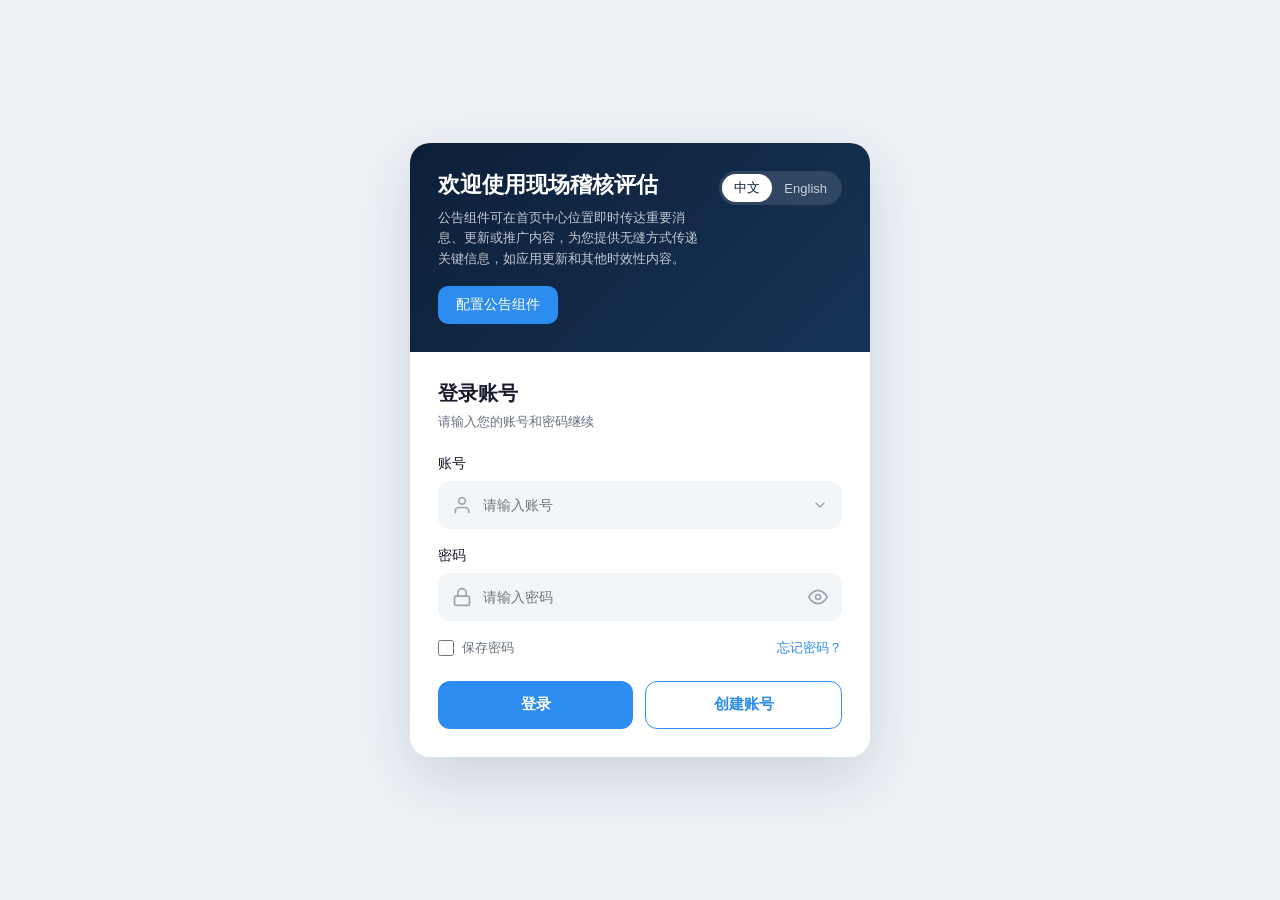
<file: index.html>
<!DOCTYPE html>
<html lang="zh">
  <head>
    <meta charset="UTF-8" />
    <meta name="viewport" content="width=device-width, initial-scale=1.0" />
    <title data-i18n="app_name">登录审计系统</title>
    <style>
:root {
  --bg: #eef2f7;
  --card-bg: #ffffff;
  --header-bg: #0d1f38;
  --header-bg-2: #163356;
  --accent: #2d8cf0;
  --accent-hover: #1a6fc4;
  --text-dark: #1a1a2e;
  --text-muted: #6b7280;
  --text-light: #9ca3af;
  --input-bg: #f3f6f9;
  --border: #e5e7eb;
  --danger: #ef4444;
  --radius: 20px;
}

* {
  box-sizing: border-box;
  margin: 0;
  padding: 0;
}

html,
body {
  height: 100%;
}

body {
  font-family: -apple-system, BlinkMacSystemFont, 'Segoe UI', 'PingFang SC',
    'Microsoft YaHei', Roboto, Helvetica, Arial, sans-serif;
  background: var(--bg);
  min-height: 100vh;
  display: flex;
  align-items: center;
  justify-content: center;
  padding: 20px;
  color: var(--text-dark);
}

.card {
  width: 100%;
  max-width: 460px;
  background: var(--card-bg);
  border-radius: var(--radius);
  box-shadow: 0 20px 60px rgba(13, 31, 56, 0.15);
  overflow: hidden;
}

.card.wide {
  max-width: 560px;
}

/* ---------- 头部 ---------- */
.card-header {
  background: linear-gradient(135deg, var(--header-bg) 0%, var(--header-bg-2) 100%);
  color: #fff;
  padding: 28px;
  position: relative;
}

.header-top {
  display: flex;
  justify-content: space-between;
  align-items: flex-start;
  gap: 16px;
}

.header-titles {
  flex: 1;
}

.header-titles h1 {
  font-size: 22px;
  font-weight: 600;
  line-height: 1.3;
}

.header-titles p {
  font-size: 13px;
  color: rgba(255, 255, 255, 0.75);
  margin-top: 8px;
  line-height: 1.6;
}

.header-actions {
  display: flex;
  align-items: center;
  gap: 10px;
  flex-shrink: 0;
}

.lang-switch {
  display: flex;
  background: rgba(255, 255, 255, 0.12);
  border-radius: 999px;
  padding: 3px;
}

.lang-opt {
  border: none;
  background: transparent;
  color: rgba(255, 255, 255, 0.75);
  padding: 5px 12px;
  border-radius: 999px;
  font-size: 13px;
  cursor: pointer;
  transition: 0.2s;
}

.lang-opt.active {
  background: #fff;
  color: var(--header-bg);
  font-weight: 500;
}

.back-btn {
  display: flex;
  align-items: center;
  gap: 4px;
  border: 1px solid rgba(255, 255, 255, 0.25);
  background: rgba(255, 255, 255, 0.08);
  color: #fff;
  padding: 6px 12px;
  border-radius: 999px;
  font-size: 13px;
  cursor: pointer;
  transition: 0.2s;
}

.back-btn:hover {
  background: rgba(255, 255, 255, 0.15);
}

.back-icon {
  width: 16px;
  height: 16px;
}

.header-btn {
  margin-top: 16px;
  border: none;
  background: var(--accent);
  color: #fff;
  padding: 10px 18px;
  border-radius: 10px;
  font-size: 14px;
  font-weight: 500;
  cursor: pointer;
  transition: 0.2s;
}

.header-btn:hover {
  background: var(--accent-hover);
}

/* ---------- 主体 ---------- */
.card-body {
  padding: 28px;
}

.body-title {
  font-size: 20px;
  font-weight: 600;
  color: var(--text-dark);
  margin-bottom: 6px;
}

.body-subtitle {
  font-size: 13px;
  color: var(--text-muted);
  margin-bottom: 24px;
}

.field {
  margin-bottom: 18px;
}

.field > label {
  display: block;
  font-size: 14px;
  font-weight: 500;
  color: var(--text-dark);
  margin-bottom: 8px;
}

.input-wrap {
  position: relative;
}

.input-icon,
.input-arrow,
.toggle-pwd {
  position: absolute;
  top: 50%;
  transform: translateY(-50%);
  color: var(--text-light);
}

.input-icon {
  left: 14px;
  width: 20px;
  height: 20px;
  pointer-events: none;
}

.input-arrow {
  right: 14px;
  width: 16px;
  height: 16px;
  pointer-events: auto;
  cursor: pointer;
}

.input-dropdown {
  position: absolute;
  top: 100%;
  left: 0;
  right: 0;
  background: #fff;
  border: 1px solid var(--border);
  border-radius: 0 0 12px 12px;
  box-shadow: 0 8px 24px rgba(0,0,0,0.12);
  list-style: none;
  margin: 4px 0 0;
  padding: 6px 0;
  z-index: 100;
  display: none;
  max-height: 160px;
  overflow-y: auto;
}
.input-dropdown.show { display: block; }
.input-dropdown li {
  padding: 10px 16px;
  cursor: pointer;
  font-size: 14px;
  color: var(--text);
  transition: background 0.15s;
}
.input-dropdown li:hover { background: var(--bg-light); }

.toggle-pwd {
  right: 14px;
  width: 20px;
  height: 20px;
  background: transparent;
  border: none;
  cursor: pointer;
  padding: 0;
  color: var(--text-light);
  display: flex;
  align-items: center;
  justify-content: center;
}

.toggle-icon {
  width: 20px;
  height: 20px;
}

input[type='text'],
input[type='email'],
input[type='password'],
select {
  width: 100%;
  height: 48px;
  background: var(--input-bg);
  border: 1px solid transparent;
  border-radius: 12px;
  padding: 0 14px 0 44px;
  font-size: 14px;
  color: var(--text-dark);
  outline: none;
  transition: 0.2s;
}

input:focus,
select:focus {
  border-color: var(--accent);
  background: #fff;
}

select {
  appearance: none;
  padding-right: 32px;
  background-image: url("data:image/svg+xml,%3Csvg xmlns='http://www.w3.org/2000/svg' width='16' height='16' viewBox='0 0 24 24' fill='none' stroke='%239ca3af' stroke-width='2' stroke-linecap='round' stroke-linejoin='round'%3E%3Cpolyline points='6 9 12 15 18 9'/%3E%3C/svg%3E");
  background-repeat: no-repeat;
  background-position: right 14px center;
}

.input-with-arrow {
  padding-right: 40px;
}

.input-with-toggle {
  padding-right: 44px;
}

.row-between {
  display: flex;
  justify-content: space-between;
  align-items: center;
  margin-bottom: 24px;
}

.checkbox {
  display: flex;
  align-items: center;
  gap: 8px;
  font-size: 13px;
  color: var(--text-muted);
  cursor: pointer;
}

.checkbox input {
  width: 16px;
  height: 16px;
  accent-color: var(--accent);
}

.link {
  font-size: 13px;
  color: var(--accent);
  text-decoration: none;
}

.link:hover {
  text-decoration: underline;
}

.btn-row {
  display: flex;
  gap: 12px;
}

.btn {
  flex: 1;
  height: 48px;
  border: none;
  border-radius: 12px;
  font-size: 15px;
  font-weight: 600;
  cursor: pointer;
  transition: 0.2s;
  display: flex;
  align-items: center;
  justify-content: center;
}

.btn-primary {
  background: var(--accent);
  color: #fff;
}

.btn-primary:hover {
  background: var(--accent-hover);
}

.btn-ghost {
  background: #fff;
  color: var(--accent);
  border: 1px solid var(--accent);
}

.btn-ghost:hover {
  background: rgba(45, 140, 240, 0.06);
}

.btn-large {
  height: 56px;
  font-size: 16px;
}

.btn-icon {
  width: 18px;
  height: 18px;
  margin-right: 6px;
}

.field-error {
  color: var(--danger);
  font-size: 12px;
  margin-top: 6px;
  display: none;
}

.field-error.show {
  display: block;
}

.footer-hint {
  text-align: center;
  font-size: 12px;
  color: var(--text-muted);
  margin-top: 20px;
  line-height: 1.5;
}

/* ---------- 搜索页 ---------- */
.section-title {
  font-size: 16px;
  font-weight: 600;
  margin-bottom: 12px;
}

.search-row {
  display: flex;
  gap: 10px;
  align-items: center;
  margin-bottom: 8px;
}

.type-select {
  width: 150px;
  flex-shrink: 0;
  padding-left: 14px;
}

.search-input-wrap {
  flex: 1;
  position: relative;
}

.search-input {
  width: 100%;
  padding-left: 40px;
}

.search-circle {
  width: 52px;
  height: 52px;
  border-radius: 50%;
  border: none;
  background: linear-gradient(135deg, var(--accent), #5cadff);
  color: #fff;
  cursor: pointer;
  display: flex;
  align-items: center;
  justify-content: center;
  box-shadow: 0 8px 20px rgba(45, 140, 240, 0.35);
  transition: 0.2s;
  flex-shrink: 0;
}

.search-circle:hover {
  transform: scale(1.05);
}

.search-circle svg {
  width: 22px;
  height: 22px;
}

.hint {
  font-size: 12px;
  color: var(--text-muted);
  margin-bottom: 24px;
  line-height: 1.5;
}

.create-section {
  margin-top: 8px;
}

/* ---------- 响应式 ---------- */
@media (max-width: 480px) {
  .card {
    max-width: 100%;
  }
  .card-header {
    padding: 22px 20px;
  }
  .card-body {
    padding: 22px 20px;
  }
  .header-titles h1 {
    font-size: 18px;
  }
  .header-actions {
    gap: 8px;
  }
  .lang-opt {
    padding: 5px 10px;
    font-size: 12px;
  }
  .back-btn {
    padding: 5px 10px;
    font-size: 12px;
  }
  .search-row {
    flex-wrap: wrap;
  }
  .type-select {
    width: 100%;
  }
}

</style>
  </head>
  <body>
    <div class="card">
      <div class="card-header">
        <div class="header-top">
          <div class="header-titles">
            <h1 data-i18n="login_header_title">欢迎使用现场稽核评估</h1>
            <p data-i18n="login_header_subtitle">公告组件可在首页中心位置即时传达重要消息...</p>
          </div>
          <div class="header-actions">
            <div class="lang-switch" id="langSwitch">
              <button class="lang-opt" data-lang="zh" data-i18n="lang_zh">中文</button>
              <button class="lang-opt" data-lang="en" data-i18n="lang_en">English</button>
            </div>
          </div>
        </div>
        <button class="header-btn" id="headerAction" data-i18n="login_header_action">
          配置公告组件
        </button>
      </div>

      <div class="card-body">
        <div class="body-title" data-i18n="body_login_title">登录账号</div>
        <div class="body-subtitle" data-i18n="body_login_subtitle">
          请输入您的账号和密码继续
        </div>

        <div class="field">
          <label data-i18n="account">账号</label>
          <div class="input-wrap">
            <svg class="input-icon" viewBox="0 0 24 24" fill="none" stroke="currentColor" stroke-width="2" stroke-linecap="round" stroke-linejoin="round">
              <path d="M20 21v-2a4 4 0 0 0-4-4H8a4 4 0 0 0-4 4v2" />
              <circle cx="12" cy="7" r="4" />
            </svg>
            <input id="account" class="input-with-arrow" type="text" data-i18n-ph="account_ph" autocomplete="username" />
            <svg class="input-arrow" id="accountArrow" viewBox="0 0 24 24" fill="none" stroke="currentColor" stroke-width="2" stroke-linecap="round" stroke-linejoin="round">
              <polyline points="6 9 12 15 18 9" />
            </svg>
            <ul id="accountHistory" class="input-dropdown"></ul>
          </div>
        </div>

        <div class="field">
          <label data-i18n="password">密码</label>
          <div class="input-wrap">
            <svg class="input-icon" viewBox="0 0 24 24" fill="none" stroke="currentColor" stroke-width="2" stroke-linecap="round" stroke-linejoin="round">
              <rect x="3" y="11" width="18" height="11" rx="2" ry="2" />
              <path d="M7 11V7a5 5 0 0 1 10 0v4" />
            </svg>
            <input id="password" class="input-with-toggle" type="password" data-i18n-ph="password_ph" autocomplete="current-password" />
            <button id="togglePwd" class="toggle-pwd" type="button" data-i18n-title="show_pwd" title="显示密码">
              <svg class="toggle-icon" viewBox="0 0 24 24" fill="none" stroke="currentColor" stroke-width="2" stroke-linecap="round" stroke-linejoin="round">
                <path d="M1 12s4-8 11-8 11 8 11 8-4 8-11 8-11-8-11-8z" />
                <circle cx="12" cy="12" r="3" />
              </svg>
            </button>
          </div>
        </div>

        <div class="row-between">
          <label class="checkbox">
            <input id="savePassword" type="checkbox" />
            <span data-i18n="save_password">保存密码</span>
          </label>
          <a href="#" class="link" id="forgotPwd" data-i18n="forgot_password">忘记密码？</a>
        </div>

        <div class="btn-row">
          <button id="loginBtn" class="btn btn-primary" data-i18n="login_btn">登录</button>
          <button id="createAccountBtn" class="btn btn-ghost" data-i18n="create_account_btn">创建账号</button>
        </div>
      </div>
    </div>

    <script>
/* public/js/i18n.js —— 全站共享国际化与工具 */
const I18N = {
  zh: {
    app_name: '登录审计系统',

    // 登录页头部
    login_header_title: '欢迎使用现场稽核评估',
    login_header_subtitle:
      '公告组件可在首页中心位置即时传达重要消息、更新或推广内容，为您提供无缝方式传递关键信息，如应用更新和其他时效性内容。',
    login_header_action: '配置公告组件',

    // 登录页主体
    body_login_title: '登录账号',
    body_login_subtitle: '请输入您的账号和密码继续',
    account: '账号',
    password: '密码',
    account_ph: '请输入账号',
    password_ph: '请输入密码',
    show_pwd: '显示密码',
    hide_pwd: '隐藏密码',
    account_history: '账号历史',
    history_empty: '暂无历史',
    save_password: '保存密码',
    forgot_password: '忘记密码？',
    login_btn: '登录',
    create_account_btn: '创建账号',
    back: '返回',
    cancel: '取消',

    // 搜索页
    search_header_title: '工作台',
    search_header_subtitle: '欢迎回来，{account} · 开始你的搜索与创建',
    search_title: '搜索',
    type_label: '选择类型',
    type_supplier: '供应商名称',
    type_bp: '业务伙伴 BP code',
    type_audit: '稽核表单编号 Audit form No.',
    ph_search: '输入关键词搜索',
    search_btn_title: '搜索',
    create_title: '创建',
    create_btn: '创建',
    search_hint: '输入过的名称会以历史下拉形式保存，点击即可复用',
    create_hint: '点击下方按钮直接创建新条目',

    // 创建页
    create_header_title: '创建',
    create_header_subtitle: '填写以下信息以新建条目',
    f_supplier: '供应商名称',
    f_bp: '业务伙伴',
    f_contact_name: '联系人姓名',
    f_contact_email: '联系人邮箱',
    f_commodity: '商品类型',
    f_audit: '稽核表单编号',
    ph_supplier: '如：上海精密制造有限公司',
    ph_bp: '如：BP-100245',
    ph_contact_name: '如：张伟',
    ph_contact_email: '如：contact@example.com',
    ph_commodity: '如：电子元器件',
    ph_audit: '如：AF-2026-0001',
    submit_btn: '创建',
    empty_history: '暂无历史记录',

    // 注册页
    register_header_title: '创建账号',
    register_header_subtitle: '填写以下信息注册新账号',
    body_register_title: '注册新账号',
    body_register_subtitle: '账号信息将保存在本设备',
    reg_title: '创建账号',
    reg_account: '账号',
    reg_email: '邮箱',
    reg_password: '密码',
    reg_confirm: '确认密码',
    reg_submit: '注册',
    reg_account_ph: '请输入账号（至少 3 个字符）',
    reg_email_ph: '请输入邮箱',
    reg_password_ph: '请输入密码（至少 6 位）',
    reg_confirm_ph: '请再次输入密码',
    footer_demo_hint: '演示站点：账号与密码仅保存在本地浏览器，不会上传服务器。',

    // 错误提示
    err_account_required: '账号不能为空',
    err_account_len: '账号至少 3 个字符',
    err_account_charset: '账号只能包含字母、数字、_ @ .',
    err_account_taken: '该账号已被注册',
    err_email: '邮箱格式不正确',
    err_password_len: '密码至少 6 位',
    err_password_match: '两次输入的密码不一致',

    // Toast
    toast_register_success: '注册成功！请登录',
    toast_login_account_required: '请输入账号',
    toast_login_password_required: '请输入密码',
    toast_login_wrong_password: '密码错误',
    toast_register_return: '已为你回填注册账号',
    toast_saved: '已保存',
    toast_search_demo: '搜索功能演示',

    lang_zh: '中文',
    lang_en: 'English',
  },
  en: {
    app_name: 'Login Audit System',

    login_header_title: 'Welcome to On-site Audit Evaluation',
    login_header_subtitle:
      'The announcement component can instantly deliver important messages, updates, or promotions from the center of the homepage.',
    login_header_action: 'Configure Announcements',

    body_login_title: 'Sign In to Your Account',
    body_login_subtitle: 'Enter your account and password to continue',
    account: 'Account',
    password: 'Password',
    account_ph: 'Enter your account',
    password_ph: 'Enter your password',
    show_pwd: 'Show password',
    hide_pwd: 'Hide password',
    account_history: 'Account history',
    history_empty: 'No history',
    save_password: 'Remember password',
    forgot_password: 'Forgot password?',
    login_btn: 'Sign In',
    create_account_btn: 'Create Account',
    back: 'Back',
    cancel: 'Cancel',

    search_header_title: 'Workbench',
    search_header_subtitle: 'Welcome back, {account} · start your search and create',
    search_title: 'Search',
    type_label: 'Select type',
    type_supplier: 'Supplier Name',
    type_bp: 'Business Partner BP code',
    type_audit: 'Audit Form No.',
    ph_search: 'Enter keywords to search',
    search_btn_title: 'Search',
    create_title: 'Create',
    create_btn: 'Create',
    search_hint: 'Entered names are saved as history dropdowns, click to reuse',
    create_hint: 'Click the button below to directly create a new entry',

    create_header_title: 'Create',
    create_header_subtitle: 'Fill in the information to create a new entry',
    f_supplier: 'Supplier Name',
    f_bp: 'BP code',
    f_contact_name: 'Contact Name',
    f_contact_email: 'Contact Email',
    f_commodity: 'Commodity Type',
    f_audit: 'Audit form No.',
    ph_supplier: 'e.g. Shanghai Precision Manufacturing Co.',
    ph_bp: 'e.g. BP-100245',
    ph_contact_name: 'e.g. Zhang Wei',
    ph_contact_email: 'e.g. contact@example.com',
    ph_commodity: 'e.g. Electronic Components',
    ph_audit: 'e.g. AF-2026-0001',
    submit_btn: 'Create',
    empty_history: 'No history yet',

    register_header_title: 'Create Account',
    register_header_subtitle: 'Fill in the information to register a new account',
    body_register_title: 'Register New Account',
    body_register_subtitle: 'Account information will be saved on this device',
    reg_title: 'Create Account',
    reg_account: 'Account',
    reg_email: 'Email',
    reg_password: 'Password',
    reg_confirm: 'Confirm Password',
    reg_submit: 'Register',
    reg_account_ph: 'Enter account (at least 3 characters)',
    reg_email_ph: 'Enter email',
    reg_password_ph: 'Enter password (at least 6 characters)',
    reg_confirm_ph: 'Re-enter password',
    footer_demo_hint:
      'Demo site: account and password are saved only in the local browser and will not be uploaded to the server.',

    err_account_required: 'Account is required',
    err_account_len: 'Account must be at least 3 characters',
    err_account_charset: 'Account can only contain letters, digits, _ @ .',
    err_account_taken: 'This account is already registered',
    err_email: 'Invalid email format',
    err_password_len: 'Password must be at least 6 characters',
    err_password_match: 'Passwords do not match',

    toast_register_success: 'Registered! Please sign in',
    toast_login_account_required: 'Please enter your account',
    toast_login_password_required: 'Please enter your password',
    toast_login_wrong_password: 'Wrong password',
    toast_register_return: 'Your registered account has been filled in',
    toast_saved: 'Saved',
    toast_search_demo: 'Search demo',

    lang_zh: '中文',
    lang_en: 'English',
  },
};

function getLang() {
  let lang = localStorage.getItem('lang');
  if (lang !== 'zh' && lang !== 'en') lang = 'zh';
  return lang;
}

function t(key, vars) {
  const lang = getLang();
  let str = (I18N[lang] && I18N[lang][key]) != null ? I18N[lang][key] : key;
  if (vars && typeof vars === 'object') {
    for (const k in vars) {
      str = str.replace(new RegExp('\\{' + k + '\\}', 'g'), vars[k]);
    }
  }
  return str;
}

function applyLang(lang) {
  if (lang !== 'zh' && lang !== 'en') lang = 'zh';
  localStorage.setItem('lang', lang);
  document.documentElement.setAttribute('data-lang', lang);

  document.querySelectorAll('[data-i18n]').forEach((el) => {
    const key = el.getAttribute('data-i18n');
    el.textContent = t(key);
  });
  document.querySelectorAll('[data-i18n-ph]').forEach((el) => {
    const key = el.getAttribute('data-i18n-ph');
    el.setAttribute('placeholder', t(key));
  });
  document.querySelectorAll('[data-i18n-title]').forEach((el) => {
    const key = el.getAttribute('data-i18n-title');
    el.setAttribute('title', t(key));
    if (el.hasAttribute('aria-label')) el.setAttribute('aria-label', t(key));
  });
  document.querySelectorAll('.lang-opt').forEach((btn) => {
    const active = btn.getAttribute('data-lang') === lang;
    btn.classList.toggle('active', active);
  });

  window.dispatchEvent(new CustomEvent('langchanged', { detail: { lang } }));
}

function initLang() {
  const sw = document.getElementById('langSwitch');
  if (sw) {
    sw.addEventListener('click', (e) => {
      const btn = e.target.closest('.lang-opt');
      if (!btn) return;
      applyLang(btn.getAttribute('data-lang'));
    });
  }
  applyLang(getLang());
}

/* ---------- 全局 Toast 助手 ---------- */
function toast(msg, ms) {
  ms = ms || 2400;
  let box = document.getElementById('toastBox');
  if (!box) {
    box = document.createElement('div');
    box.id = 'toastBox';
    box.style.cssText =
      'position:fixed;left:50%;bottom:32px;transform:translateX(-50%);z-index:9999;display:flex;flex-direction:column;gap:8px;align-items:center;pointer-events:none;';
    document.body.appendChild(box);
  }
  const el = document.createElement('div');
  el.textContent = msg;
  el.style.cssText =
    'background:rgba(20,24,38,.92);color:#fff;padding:10px 18px;border-radius:10px;font-size:14px;box-shadow:0 8px 24px rgba(0,0,0,.35);opacity:0;transform:translateY(8px);transition:.25s;';
  box.appendChild(el);
  requestAnimationFrame(() => {
    el.style.opacity = '1';
    el.style.transform = 'translateY(0)';
  });
  setTimeout(() => {
    el.style.opacity = '0';
    el.style.transform = 'translateY(8px)';
    setTimeout(() => el.remove(), 300);
  }, ms);
}

/* ---------- localStorage 历史助手 ---------- */
function getHistory(key) {
  try {
    return JSON.parse(localStorage.getItem(key) || '[]');
  } catch (e) {
    return [];
  }
}
function pushHistory(key, value) {
  if (!value) return;
  let arr = getHistory(key).filter((v) => v !== value);
  arr.unshift(value);
  if (arr.length > 10) arr = arr.slice(0, 10);
  localStorage.setItem(key, JSON.stringify(arr));
}
function getRegistered() {
  try {
    return JSON.parse(localStorage.getItem('registered_accounts') || '[]');
  } catch (e) {
    return [];
  }
}

/* 图标 SVG（供 JS 动态切换） */
const ICONS = {
  eye: '<svg class="toggle-icon" viewBox="0 0 24 24" fill="none" stroke="currentColor" stroke-width="2" stroke-linecap="round" stroke-linejoin="round"><path d="M1 12s4-8 11-8 11 8 11 8-4 8-11 8-11-8-11-8z"/><circle cx="12" cy="12" r="3"/></svg>',
  eyeOff:
    '<svg class="toggle-icon" viewBox="0 0 24 24" fill="none" stroke="currentColor" stroke-width="2" stroke-linecap="round" stroke-linejoin="round"><path d="M17.94 17.94A10.07 10.07 0 0 1 12 20c-7 0-11-8-11-8a18.45 18.45 0 0 1 5.06-5.94M9.9 4.24A9.93 9.93 0 0 1 12 4c7 0 11 8 11 8a18.5 18.5 0 0 1-2.16 3.19m-6.72-1.07a3 3 0 1 1-4.24-4.24"/><line x1="1" y1="1" x2="23" y2="23"/></svg>',
};

/* 暴露到全局 */
window.I18N = I18N;
window.getLang = getLang;
window.t = t;
window.applyLang = applyLang;
window.initLang = initLang;
window.toast = toast;
window.getHistory = getHistory;
window.pushHistory = pushHistory;
window.getRegistered = getRegistered;
window.ICONS = ICONS;

if (document.readyState === 'loading') {
  document.addEventListener('DOMContentLoaded', initLang);
} else {
  initLang();
}

</script>
    <script>
/* public/js/main.js —— 登录页逻辑 */
(function () {
  const $ = (id) => document.getElementById(id);

  const accountEl = $('account');
  const pwdEl = $('password');
  const savePwdEl = $('savePassword');
  const toggleBtn = $('togglePwd');

  // 顶部公告按钮
  $('headerAction').addEventListener('click', () => toast('Announcement config demo'));
  $('forgotPwd').addEventListener('click', (e) => {
    e.preventDefault();
    toast('Forgot password demo');
  });

  // 回填注册回来的账号
  const justReg = localStorage.getItem('just_registered');
  if (justReg) {
    accountEl.value = justReg;
    toast(t('toast_register_return'));
    localStorage.removeItem('just_registered');
  } else {
    const hist = getHistory('login_history');
    if (hist.length) accountEl.value = hist[0];
  }

  // 记住的密码
  const savedPwd = localStorage.getItem('saved_password');
  if (savedPwd) {
    pwdEl.value = savedPwd;
    savePwdEl.checked = true;
  }

  // 账号历史下拉（点击右侧箭头弹出）
  const accountArrow = $('accountArrow');
  const accountDropdown = $('accountHistory');

  function renderAccountDropdown() {
    const hist = getHistory('login_history');
    accountDropdown.innerHTML = '';
    if (!hist.length) {
      accountDropdown.innerHTML = '<li style="color:var(--text-light);cursor:default" data-i18n="history_empty">' + t('history_empty') + '</li>';
      return;
    }
    hist.forEach((v) => {
      const li = document.createElement('li');
      li.textContent = v;
      li.addEventListener('click', () => {
        accountEl.value = v;
        accountDropdown.classList.remove('show');
      });
      accountDropdown.appendChild(li);
    });
  }

  accountArrow.addEventListener('click', (e) => {
    e.stopPropagation();
    renderAccountDropdown();
    accountDropdown.classList.toggle('show');
  });

  // 点击输入框也弹出（focus）
  accountEl.addEventListener('focus', () => {
    renderAccountDropdown();
    accountDropdown.classList.add('show');
  });

  // 点击页面其他区域关闭下拉
  document.addEventListener('click', (e) => {
    if (!e.target.closest('.input-wrap')) accountDropdown.classList.remove('show');
  });

  // 显示/隐藏密码（SVG 切换）
  toggleBtn.addEventListener('click', () => {
    const show = pwdEl.type === 'password';
    pwdEl.type = show ? 'text' : 'password';
    toggleBtn.innerHTML = show ? ICONS.eyeOff : ICONS.eye;
    toggleBtn.setAttribute('data-i18n-title', show ? 'hide_pwd' : 'show_pwd');
    toggleBtn.title = t(show ? 'hide_pwd' : 'show_pwd');
  });

  // 登录
  $('loginBtn').addEventListener('click', () => {
    const account = accountEl.value.trim();
    const pwd = pwdEl.value;
    if (!account) return toast(t('toast_login_account_required'));
    if (!pwd) return toast(t('toast_login_password_required'));

    const reg = getRegistered().find((r) => r.account === account);
    if (reg && reg.password !== pwd) {
      return toast(t('toast_login_wrong_password'));
    }

    pushHistory('login_history', account);
    if (savePwdEl.checked) localStorage.setItem('saved_password', pwd);
    else localStorage.removeItem('saved_password');

    location.href = 'search.html?account=' + encodeURIComponent(account);
  });

  // 跳转注册
  $('createAccountBtn').addEventListener('click', () => {
    location.href = 'register.html';
  });
})();

</script>
  </body>
</html>
</file>
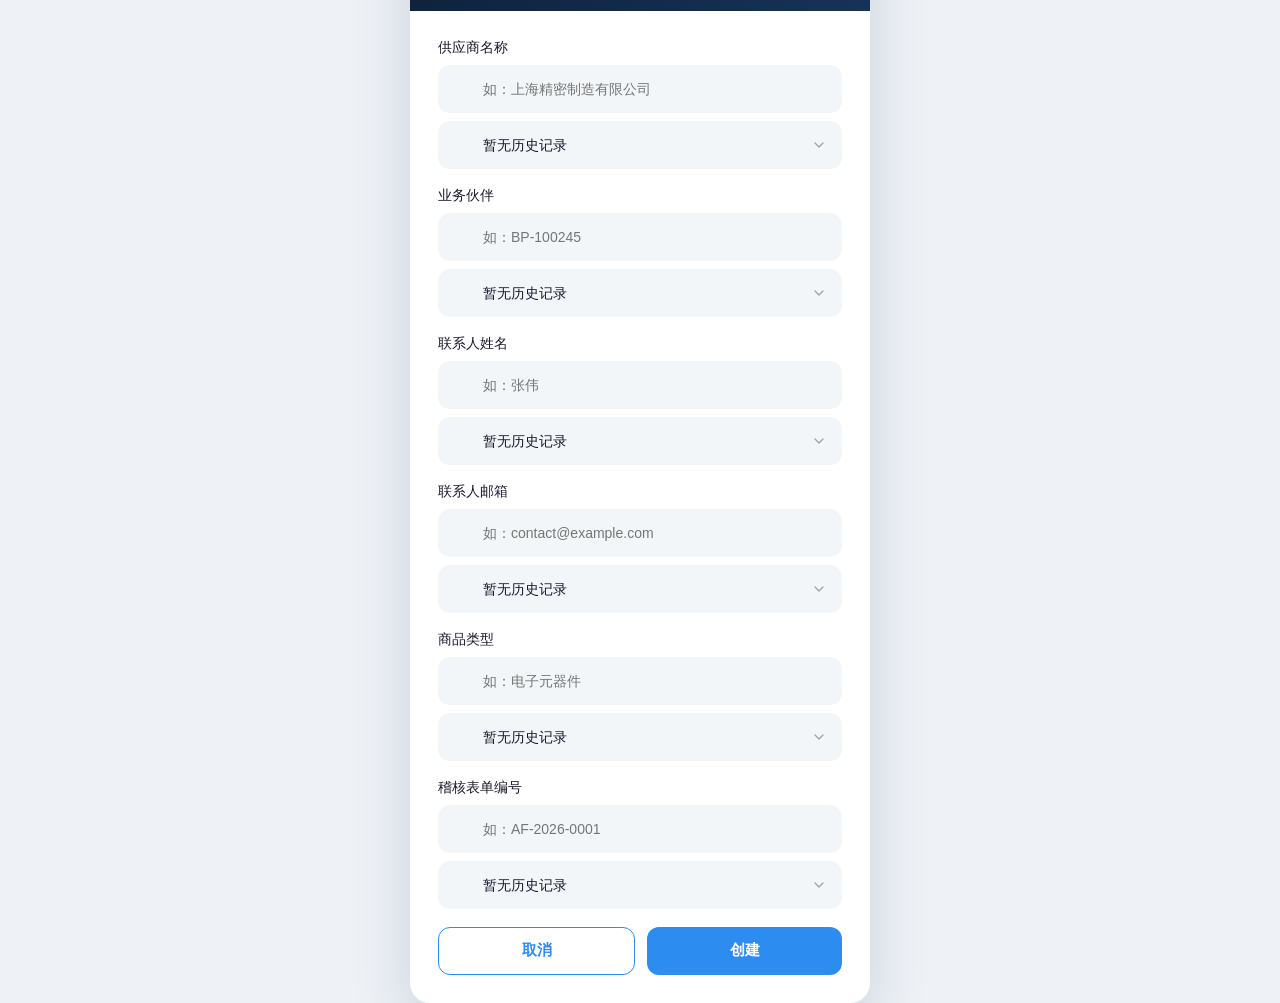
<file: create.html>
<!DOCTYPE html>
<html lang="zh">
  <head>
    <meta charset="UTF-8" />
    <meta name="viewport" content="width=device-width, initial-scale=1.0" />
    <title data-i18n="app_name">登录审计系统</title>
    <style>
:root {
  --bg: #eef2f7;
  --card-bg: #ffffff;
  --header-bg: #0d1f38;
  --header-bg-2: #163356;
  --accent: #2d8cf0;
  --accent-hover: #1a6fc4;
  --text-dark: #1a1a2e;
  --text-muted: #6b7280;
  --text-light: #9ca3af;
  --input-bg: #f3f6f9;
  --border: #e5e7eb;
  --danger: #ef4444;
  --radius: 20px;
}

* {
  box-sizing: border-box;
  margin: 0;
  padding: 0;
}

html,
body {
  height: 100%;
}

body {
  font-family: -apple-system, BlinkMacSystemFont, 'Segoe UI', 'PingFang SC',
    'Microsoft YaHei', Roboto, Helvetica, Arial, sans-serif;
  background: var(--bg);
  min-height: 100vh;
  display: flex;
  align-items: center;
  justify-content: center;
  padding: 20px;
  color: var(--text-dark);
}

.card {
  width: 100%;
  max-width: 460px;
  background: var(--card-bg);
  border-radius: var(--radius);
  box-shadow: 0 20px 60px rgba(13, 31, 56, 0.15);
  overflow: hidden;
}

.card.wide {
  max-width: 560px;
}

/* ---------- 头部 ---------- */
.card-header {
  background: linear-gradient(135deg, var(--header-bg) 0%, var(--header-bg-2) 100%);
  color: #fff;
  padding: 28px;
  position: relative;
}

.header-top {
  display: flex;
  justify-content: space-between;
  align-items: flex-start;
  gap: 16px;
}

.header-titles {
  flex: 1;
}

.header-titles h1 {
  font-size: 22px;
  font-weight: 600;
  line-height: 1.3;
}

.header-titles p {
  font-size: 13px;
  color: rgba(255, 255, 255, 0.75);
  margin-top: 8px;
  line-height: 1.6;
}

.header-actions {
  display: flex;
  align-items: center;
  gap: 10px;
  flex-shrink: 0;
}

.lang-switch {
  display: flex;
  background: rgba(255, 255, 255, 0.12);
  border-radius: 999px;
  padding: 3px;
}

.lang-opt {
  border: none;
  background: transparent;
  color: rgba(255, 255, 255, 0.75);
  padding: 5px 12px;
  border-radius: 999px;
  font-size: 13px;
  cursor: pointer;
  transition: 0.2s;
}

.lang-opt.active {
  background: #fff;
  color: var(--header-bg);
  font-weight: 500;
}

.back-btn {
  display: flex;
  align-items: center;
  gap: 4px;
  border: 1px solid rgba(255, 255, 255, 0.25);
  background: rgba(255, 255, 255, 0.08);
  color: #fff;
  padding: 6px 12px;
  border-radius: 999px;
  font-size: 13px;
  cursor: pointer;
  transition: 0.2s;
}

.back-btn:hover {
  background: rgba(255, 255, 255, 0.15);
}

.back-icon {
  width: 16px;
  height: 16px;
}

.header-btn {
  margin-top: 16px;
  border: none;
  background: var(--accent);
  color: #fff;
  padding: 10px 18px;
  border-radius: 10px;
  font-size: 14px;
  font-weight: 500;
  cursor: pointer;
  transition: 0.2s;
}

.header-btn:hover {
  background: var(--accent-hover);
}

/* ---------- 主体 ---------- */
.card-body {
  padding: 28px;
}

.body-title {
  font-size: 20px;
  font-weight: 600;
  color: var(--text-dark);
  margin-bottom: 6px;
}

.body-subtitle {
  font-size: 13px;
  color: var(--text-muted);
  margin-bottom: 24px;
}

.field {
  margin-bottom: 18px;
}

.field > label {
  display: block;
  font-size: 14px;
  font-weight: 500;
  color: var(--text-dark);
  margin-bottom: 8px;
}

.input-wrap {
  position: relative;
}

.input-icon,
.input-arrow,
.toggle-pwd {
  position: absolute;
  top: 50%;
  transform: translateY(-50%);
  color: var(--text-light);
}

.input-icon {
  left: 14px;
  width: 20px;
  height: 20px;
  pointer-events: none;
}

.input-arrow {
  right: 14px;
  width: 16px;
  height: 16px;
  pointer-events: none;
}

.toggle-pwd {
  right: 14px;
  width: 20px;
  height: 20px;
  background: transparent;
  border: none;
  cursor: pointer;
  padding: 0;
  color: var(--text-light);
  display: flex;
  align-items: center;
  justify-content: center;
}

.toggle-icon {
  width: 20px;
  height: 20px;
}

input[type='text'],
input[type='email'],
input[type='password'],
select {
  width: 100%;
  height: 48px;
  background: var(--input-bg);
  border: 1px solid transparent;
  border-radius: 12px;
  padding: 0 14px 0 44px;
  font-size: 14px;
  color: var(--text-dark);
  outline: none;
  transition: 0.2s;
}

input:focus,
select:focus {
  border-color: var(--accent);
  background: #fff;
}

select {
  appearance: none;
  padding-right: 32px;
  background-image: url("data:image/svg+xml,%3Csvg xmlns='http://www.w3.org/2000/svg' width='16' height='16' viewBox='0 0 24 24' fill='none' stroke='%239ca3af' stroke-width='2' stroke-linecap='round' stroke-linejoin='round'%3E%3Cpolyline points='6 9 12 15 18 9'/%3E%3C/svg%3E");
  background-repeat: no-repeat;
  background-position: right 14px center;
}

.input-with-arrow {
  padding-right: 40px;
}

.input-with-toggle {
  padding-right: 44px;
}

.row-between {
  display: flex;
  justify-content: space-between;
  align-items: center;
  margin-bottom: 24px;
}

.checkbox {
  display: flex;
  align-items: center;
  gap: 8px;
  font-size: 13px;
  color: var(--text-muted);
  cursor: pointer;
}

.checkbox input {
  width: 16px;
  height: 16px;
  accent-color: var(--accent);
}

.link {
  font-size: 13px;
  color: var(--accent);
  text-decoration: none;
}

.link:hover {
  text-decoration: underline;
}

.btn-row {
  display: flex;
  gap: 12px;
}

.btn {
  flex: 1;
  height: 48px;
  border: none;
  border-radius: 12px;
  font-size: 15px;
  font-weight: 600;
  cursor: pointer;
  transition: 0.2s;
  display: flex;
  align-items: center;
  justify-content: center;
}

.btn-primary {
  background: var(--accent);
  color: #fff;
}

.btn-primary:hover {
  background: var(--accent-hover);
}

.btn-ghost {
  background: #fff;
  color: var(--accent);
  border: 1px solid var(--accent);
}

.btn-ghost:hover {
  background: rgba(45, 140, 240, 0.06);
}

.btn-large {
  height: 56px;
  font-size: 16px;
}

.btn-icon {
  width: 18px;
  height: 18px;
  margin-right: 6px;
}

.field-error {
  color: var(--danger);
  font-size: 12px;
  margin-top: 6px;
  display: none;
}

.field-error.show {
  display: block;
}

.footer-hint {
  text-align: center;
  font-size: 12px;
  color: var(--text-muted);
  margin-top: 20px;
  line-height: 1.5;
}

/* ---------- 搜索页 ---------- */
.section-title {
  font-size: 16px;
  font-weight: 600;
  margin-bottom: 12px;
}

.search-row {
  display: flex;
  gap: 10px;
  align-items: center;
  margin-bottom: 8px;
}

.type-select {
  width: 150px;
  flex-shrink: 0;
  padding-left: 14px;
}

.search-input-wrap {
  flex: 1;
  position: relative;
}

.search-input {
  width: 100%;
  padding-left: 40px;
}

.search-circle {
  width: 52px;
  height: 52px;
  border-radius: 50%;
  border: none;
  background: linear-gradient(135deg, var(--accent), #5cadff);
  color: #fff;
  cursor: pointer;
  display: flex;
  align-items: center;
  justify-content: center;
  box-shadow: 0 8px 20px rgba(45, 140, 240, 0.35);
  transition: 0.2s;
  flex-shrink: 0;
}

.search-circle:hover {
  transform: scale(1.05);
}

.search-circle svg {
  width: 22px;
  height: 22px;
}

.hint {
  font-size: 12px;
  color: var(--text-muted);
  margin-bottom: 24px;
  line-height: 1.5;
}

.create-section {
  margin-top: 8px;
}

/* ---------- 响应式 ---------- */
@media (max-width: 480px) {
  .card {
    max-width: 100%;
  }
  .card-header {
    padding: 22px 20px;
  }
  .card-body {
    padding: 22px 20px;
  }
  .header-titles h1 {
    font-size: 18px;
  }
  .header-actions {
    gap: 8px;
  }
  .lang-opt {
    padding: 5px 10px;
    font-size: 12px;
  }
  .back-btn {
    padding: 5px 10px;
    font-size: 12px;
  }
  .search-row {
    flex-wrap: wrap;
  }
  .type-select {
    width: 100%;
  }
}

</style>
  </head>
  <body>
    <div class="card">
      <div class="card-header">
        <div class="header-top">
          <div class="header-titles">
            <h1 data-i18n="create_header_title">创建</h1>
            <p data-i18n="create_header_subtitle">填写以下信息以新建条目</p>
          </div>
          <div class="header-actions">
            <div class="lang-switch" id="langSwitch">
              <button class="lang-opt" data-lang="zh" data-i18n="lang_zh">中文</button>
              <button class="lang-opt" data-lang="en" data-i18n="lang_en">English</button>
            </div>
            <button class="back-btn" id="backBtn">
              <svg class="back-icon" viewBox="0 0 24 24" fill="none" stroke="currentColor" stroke-width="2" stroke-linecap="round" stroke-linejoin="round">
                <line x1="19" y1="12" x2="5" y2="12" />
                <polyline points="12 19 5 12 12 5" />
              </svg>
              <span data-i18n="back">返回</span>
            </button>
          </div>
        </div>
      </div>

      <div class="card-body">
        <div class="field">
          <label data-i18n="f_supplier">供应商名称</label>
          <input id="supplier" type="text" data-i18n-ph="ph_supplier" />
          <select id="hSupplier" style="margin-top: 8px"></select>
        </div>

        <div class="field">
          <label data-i18n="f_bp">业务伙伴</label>
          <input id="bp" type="text" data-i18n-ph="ph_bp" />
          <select id="hBp" style="margin-top: 8px"></select>
        </div>

        <div class="field">
          <label data-i18n="f_contact_name">联系人姓名</label>
          <input id="contact_name" type="text" data-i18n-ph="ph_contact_name" />
          <select id="hContact" style="margin-top: 8px"></select>
        </div>

        <div class="field">
          <label data-i18n="f_contact_email">联系人邮箱</label>
          <input id="contact_email" type="text" data-i18n-ph="ph_contact_email" />
          <select id="hEmail" style="margin-top: 8px"></select>
        </div>

        <div class="field">
          <label data-i18n="f_commodity">商品类型</label>
          <input id="commodity" type="text" data-i18n-ph="ph_commodity" />
          <select id="hCommodity" style="margin-top: 8px"></select>
        </div>

        <div class="field">
          <label data-i18n="f_audit">稽核表单编号</label>
          <input id="audit" type="text" data-i18n-ph="ph_audit" />
          <select id="hAudit" style="margin-top: 8px"></select>
        </div>

        <div class="btn-row">
          <button id="cancelBtn" class="btn btn-ghost" data-i18n="cancel">取消</button>
          <button id="createSubmit" class="btn btn-primary" data-i18n="submit_btn">创建</button>
        </div>
      </div>
    </div>

    <script>
/* public/js/i18n.js —— 全站共享国际化与工具 */
const I18N = {
  zh: {
    app_name: '登录审计系统',

    // 登录页头部
    login_header_title: '欢迎使用现场稽核评估',
    login_header_subtitle:
      '公告组件可在首页中心位置即时传达重要消息、更新或推广内容，为您提供无缝方式传递关键信息，如应用更新和其他时效性内容。',
    login_header_action: '配置公告组件',

    // 登录页主体
    body_login_title: '登录账号',
    body_login_subtitle: '请输入您的账号和密码继续',
    account: '账号',
    password: '密码',
    account_ph: '请输入账号',
    password_ph: '请输入密码',
    show_pwd: '显示密码',
    hide_pwd: '隐藏密码',
    account_history: '账号历史',
    history_empty: '暂无历史',
    save_password: '保存密码',
    forgot_password: '忘记密码？',
    login_btn: '登录',
    create_account_btn: '创建账号',
    back: '返回',
    cancel: '取消',

    // 搜索页
    search_header_title: '工作台',
    search_header_subtitle: '欢迎回来，{account} · 开始你的搜索与创建',
    search_title: '搜索',
    type_label: '选择类型',
    type_supplier: '供应商名称',
    type_bp: '业务伙伴 BP code',
    type_audit: '稽核表单编号 Audit form No.',
    ph_search: '输入关键词搜索',
    search_btn_title: '搜索',
    create_title: '创建',
    create_btn: '创建',
    search_hint: '输入过的名称会以历史下拉形式保存，点击即可复用',
    create_hint: '点击下方按钮直接创建新条目',

    // 创建页
    create_header_title: '创建',
    create_header_subtitle: '填写以下信息以新建条目',
    f_supplier: '供应商名称',
    f_bp: '业务伙伴',
    f_contact_name: '联系人姓名',
    f_contact_email: '联系人邮箱',
    f_commodity: '商品类型',
    f_audit: '稽核表单编号',
    ph_supplier: '如：上海精密制造有限公司',
    ph_bp: '如：BP-100245',
    ph_contact_name: '如：张伟',
    ph_contact_email: '如：contact@example.com',
    ph_commodity: '如：电子元器件',
    ph_audit: '如：AF-2026-0001',
    submit_btn: '创建',
    empty_history: '暂无历史记录',

    // 注册页
    register_header_title: '创建账号',
    register_header_subtitle: '填写以下信息注册新账号',
    body_register_title: '注册新账号',
    body_register_subtitle: '账号信息将保存在本设备',
    reg_title: '创建账号',
    reg_account: '账号',
    reg_email: '邮箱',
    reg_password: '密码',
    reg_confirm: '确认密码',
    reg_submit: '注册',
    reg_account_ph: '请输入账号（至少 3 个字符）',
    reg_email_ph: '请输入邮箱',
    reg_password_ph: '请输入密码（至少 6 位）',
    reg_confirm_ph: '请再次输入密码',
    footer_demo_hint: '演示站点：账号与密码仅保存在本地浏览器，不会上传服务器。',

    // 错误提示
    err_account_required: '账号不能为空',
    err_account_len: '账号至少 3 个字符',
    err_account_charset: '账号只能包含字母、数字、_ @ .',
    err_account_taken: '该账号已被注册',
    err_email: '邮箱格式不正确',
    err_password_len: '密码至少 6 位',
    err_password_match: '两次输入的密码不一致',

    // Toast
    toast_register_success: '注册成功！请登录',
    toast_login_account_required: '请输入账号',
    toast_login_password_required: '请输入密码',
    toast_login_wrong_password: '密码错误',
    toast_register_return: '已为你回填注册账号',
    toast_saved: '已保存',
    toast_search_demo: '搜索功能演示',

    lang_zh: '中文',
    lang_en: 'English',
  },
  en: {
    app_name: 'Login Audit System',

    login_header_title: 'Welcome to On-site Audit Evaluation',
    login_header_subtitle:
      'The announcement component can instantly deliver important messages, updates, or promotions from the center of the homepage.',
    login_header_action: 'Configure Announcements',

    body_login_title: 'Sign In to Your Account',
    body_login_subtitle: 'Enter your account and password to continue',
    account: 'Account',
    password: 'Password',
    account_ph: 'Enter your account',
    password_ph: 'Enter your password',
    show_pwd: 'Show password',
    hide_pwd: 'Hide password',
    account_history: 'Account history',
    history_empty: 'No history',
    save_password: 'Remember password',
    forgot_password: 'Forgot password?',
    login_btn: 'Sign In',
    create_account_btn: 'Create Account',
    back: 'Back',
    cancel: 'Cancel',

    search_header_title: 'Workbench',
    search_header_subtitle: 'Welcome back, {account} · start your search and create',
    search_title: 'Search',
    type_label: 'Select type',
    type_supplier: 'Supplier Name',
    type_bp: 'Business Partner BP code',
    type_audit: 'Audit Form No.',
    ph_search: 'Enter keywords to search',
    search_btn_title: 'Search',
    create_title: 'Create',
    create_btn: 'Create',
    search_hint: 'Entered names are saved as history dropdowns, click to reuse',
    create_hint: 'Click the button below to directly create a new entry',

    create_header_title: 'Create',
    create_header_subtitle: 'Fill in the information to create a new entry',
    f_supplier: 'Supplier Name',
    f_bp: 'BP code',
    f_contact_name: 'Contact Name',
    f_contact_email: 'Contact Email',
    f_commodity: 'Commodity Type',
    f_audit: 'Audit form No.',
    ph_supplier: 'e.g. Shanghai Precision Manufacturing Co.',
    ph_bp: 'e.g. BP-100245',
    ph_contact_name: 'e.g. Zhang Wei',
    ph_contact_email: 'e.g. contact@example.com',
    ph_commodity: 'e.g. Electronic Components',
    ph_audit: 'e.g. AF-2026-0001',
    submit_btn: 'Create',
    empty_history: 'No history yet',

    register_header_title: 'Create Account',
    register_header_subtitle: 'Fill in the information to register a new account',
    body_register_title: 'Register New Account',
    body_register_subtitle: 'Account information will be saved on this device',
    reg_title: 'Create Account',
    reg_account: 'Account',
    reg_email: 'Email',
    reg_password: 'Password',
    reg_confirm: 'Confirm Password',
    reg_submit: 'Register',
    reg_account_ph: 'Enter account (at least 3 characters)',
    reg_email_ph: 'Enter email',
    reg_password_ph: 'Enter password (at least 6 characters)',
    reg_confirm_ph: 'Re-enter password',
    footer_demo_hint:
      'Demo site: account and password are saved only in the local browser and will not be uploaded to the server.',

    err_account_required: 'Account is required',
    err_account_len: 'Account must be at least 3 characters',
    err_account_charset: 'Account can only contain letters, digits, _ @ .',
    err_account_taken: 'This account is already registered',
    err_email: 'Invalid email format',
    err_password_len: 'Password must be at least 6 characters',
    err_password_match: 'Passwords do not match',

    toast_register_success: 'Registered! Please sign in',
    toast_login_account_required: 'Please enter your account',
    toast_login_password_required: 'Please enter your password',
    toast_login_wrong_password: 'Wrong password',
    toast_register_return: 'Your registered account has been filled in',
    toast_saved: 'Saved',
    toast_search_demo: 'Search demo',

    lang_zh: '中文',
    lang_en: 'English',
  },
};

function getLang() {
  let lang = localStorage.getItem('lang');
  if (lang !== 'zh' && lang !== 'en') lang = 'zh';
  return lang;
}

function t(key, vars) {
  const lang = getLang();
  let str = (I18N[lang] && I18N[lang][key]) != null ? I18N[lang][key] : key;
  if (vars && typeof vars === 'object') {
    for (const k in vars) {
      str = str.replace(new RegExp('\\{' + k + '\\}', 'g'), vars[k]);
    }
  }
  return str;
}

function applyLang(lang) {
  if (lang !== 'zh' && lang !== 'en') lang = 'zh';
  localStorage.setItem('lang', lang);
  document.documentElement.setAttribute('data-lang', lang);

  document.querySelectorAll('[data-i18n]').forEach((el) => {
    const key = el.getAttribute('data-i18n');
    el.textContent = t(key);
  });
  document.querySelectorAll('[data-i18n-ph]').forEach((el) => {
    const key = el.getAttribute('data-i18n-ph');
    el.setAttribute('placeholder', t(key));
  });
  document.querySelectorAll('[data-i18n-title]').forEach((el) => {
    const key = el.getAttribute('data-i18n-title');
    el.setAttribute('title', t(key));
    if (el.hasAttribute('aria-label')) el.setAttribute('aria-label', t(key));
  });
  document.querySelectorAll('.lang-opt').forEach((btn) => {
    const active = btn.getAttribute('data-lang') === lang;
    btn.classList.toggle('active', active);
  });

  window.dispatchEvent(new CustomEvent('langchanged', { detail: { lang } }));
}

function initLang() {
  const sw = document.getElementById('langSwitch');
  if (sw) {
    sw.addEventListener('click', (e) => {
      const btn = e.target.closest('.lang-opt');
      if (!btn) return;
      applyLang(btn.getAttribute('data-lang'));
    });
  }
  applyLang(getLang());
}

/* ---------- 全局 Toast 助手 ---------- */
function toast(msg, ms) {
  ms = ms || 2400;
  let box = document.getElementById('toastBox');
  if (!box) {
    box = document.createElement('div');
    box.id = 'toastBox';
    box.style.cssText =
      'position:fixed;left:50%;bottom:32px;transform:translateX(-50%);z-index:9999;display:flex;flex-direction:column;gap:8px;align-items:center;pointer-events:none;';
    document.body.appendChild(box);
  }
  const el = document.createElement('div');
  el.textContent = msg;
  el.style.cssText =
    'background:rgba(20,24,38,.92);color:#fff;padding:10px 18px;border-radius:10px;font-size:14px;box-shadow:0 8px 24px rgba(0,0,0,.35);opacity:0;transform:translateY(8px);transition:.25s;';
  box.appendChild(el);
  requestAnimationFrame(() => {
    el.style.opacity = '1';
    el.style.transform = 'translateY(0)';
  });
  setTimeout(() => {
    el.style.opacity = '0';
    el.style.transform = 'translateY(8px)';
    setTimeout(() => el.remove(), 300);
  }, ms);
}

/* ---------- localStorage 历史助手 ---------- */
function getHistory(key) {
  try {
    return JSON.parse(localStorage.getItem(key) || '[]');
  } catch (e) {
    return [];
  }
}
function pushHistory(key, value) {
  if (!value) return;
  let arr = getHistory(key).filter((v) => v !== value);
  arr.unshift(value);
  if (arr.length > 10) arr = arr.slice(0, 10);
  localStorage.setItem(key, JSON.stringify(arr));
}
function getRegistered() {
  try {
    return JSON.parse(localStorage.getItem('registered_accounts') || '[]');
  } catch (e) {
    return [];
  }
}

/* 图标 SVG（供 JS 动态切换） */
const ICONS = {
  eye: '<svg class="toggle-icon" viewBox="0 0 24 24" fill="none" stroke="currentColor" stroke-width="2" stroke-linecap="round" stroke-linejoin="round"><path d="M1 12s4-8 11-8 11 8 11 8-4 8-11 8-11-8-11-8z"/><circle cx="12" cy="12" r="3"/></svg>',
  eyeOff:
    '<svg class="toggle-icon" viewBox="0 0 24 24" fill="none" stroke="currentColor" stroke-width="2" stroke-linecap="round" stroke-linejoin="round"><path d="M17.94 17.94A10.07 10.07 0 0 1 12 20c-7 0-11-8-11-8a18.45 18.45 0 0 1 5.06-5.94M9.9 4.24A9.93 9.93 0 0 1 12 4c7 0 11 8 11 8a18.5 18.5 0 0 1-2.16 3.19m-6.72-1.07a3 3 0 1 1-4.24-4.24"/><line x1="1" y1="1" x2="23" y2="23"/></svg>',
};

/* 暴露到全局 */
window.I18N = I18N;
window.getLang = getLang;
window.t = t;
window.applyLang = applyLang;
window.initLang = initLang;
window.toast = toast;
window.getHistory = getHistory;
window.pushHistory = pushHistory;
window.getRegistered = getRegistered;
window.ICONS = ICONS;

if (document.readyState === 'loading') {
  document.addEventListener('DOMContentLoaded', initLang);
} else {
  initLang();
}

</script>
    <script>
/* public/js/create.js —— 创建记录页逻辑 */
(function () {
  const $ = (id) => document.getElementById(id);

  const fields = [
    { in: 'supplier', sel: 'hSupplier', key: 'hist_supplier' },
    { in: 'bp', sel: 'hBp', key: 'hist_bp' },
    { in: 'contact_name', sel: 'hContact', key: 'hist_contact_name' },
    { in: 'contact_email', sel: 'hEmail', key: 'hist_contact_email' },
    { in: 'commodity', sel: 'hCommodity', key: 'hist_commodity' },
    { in: 'audit', sel: 'hAudit', key: 'hist_audit' },
  ];

  function renderHistory(f) {
    const sel = $(f.sel);
    const hist = getHistory(f.key);
    sel.innerHTML = '';
    const ph = document.createElement('option');
    ph.value = '';
    ph.textContent = t('empty_history');
    ph.disabled = true;
    sel.appendChild(ph);
    hist.forEach((v) => {
      const opt = document.createElement('option');
      opt.value = v;
      opt.textContent = v;
      sel.appendChild(opt);
    });
    sel.value = '';
  }

  fields.forEach((f) => {
    renderHistory(f);
    $(f.sel).addEventListener('change', () => {
      if ($(f.sel).value) $(f.in).value = $(f.sel).value;
    });
  });

  // 返回
  $('cancelBtn').addEventListener('click', () => {
    location.href = 'search.html';
  });
  $('backBtn').addEventListener('click', () => {
    location.href = 'search.html';
  });

  // 语言切换时刷新历史占位文案
  window.addEventListener('langchanged', () => {
    fields.forEach(renderHistory);
  });

  $('createSubmit').addEventListener('click', () => {
    let saved = 0;
    fields.forEach((f) => {
      const val = $(f.in).value.trim();
      if (val) {
        pushHistory(f.key, val);
        saved++;
      }
    });
    toast(t('toast_saved') + (saved ? '（' + saved + '）' : ''));
  });
})();

</script>
  </body>
</html>
</file>
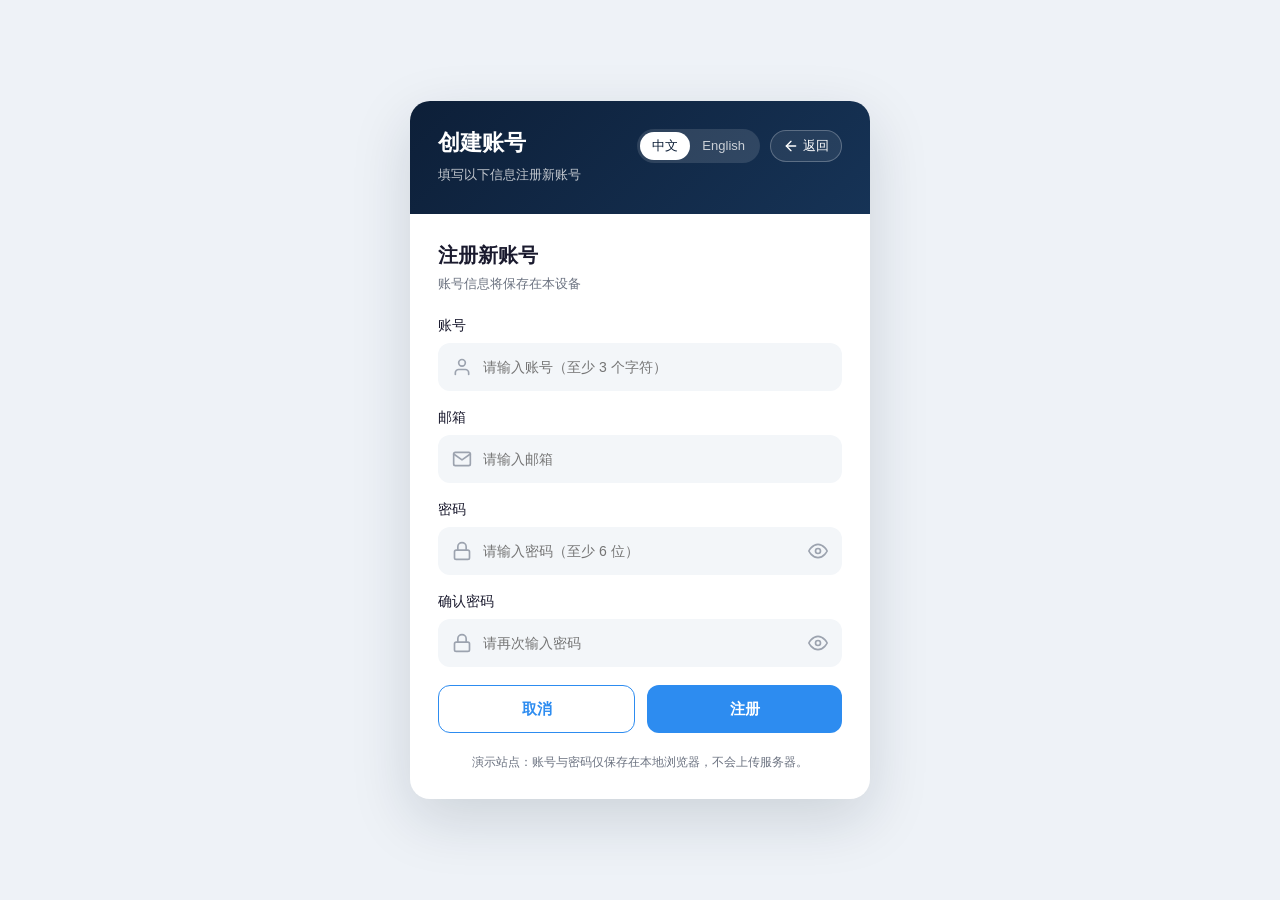
<file: register.html>
<!DOCTYPE html>
<html lang="zh">
  <head>
    <meta charset="UTF-8" />
    <meta name="viewport" content="width=device-width, initial-scale=1.0" />
    <title data-i18n="reg_title">创建账号</title>
    <style>
:root {
  --bg: #eef2f7;
  --card-bg: #ffffff;
  --header-bg: #0d1f38;
  --header-bg-2: #163356;
  --accent: #2d8cf0;
  --accent-hover: #1a6fc4;
  --text-dark: #1a1a2e;
  --text-muted: #6b7280;
  --text-light: #9ca3af;
  --input-bg: #f3f6f9;
  --border: #e5e7eb;
  --danger: #ef4444;
  --radius: 20px;
}

* {
  box-sizing: border-box;
  margin: 0;
  padding: 0;
}

html,
body {
  height: 100%;
}

body {
  font-family: -apple-system, BlinkMacSystemFont, 'Segoe UI', 'PingFang SC',
    'Microsoft YaHei', Roboto, Helvetica, Arial, sans-serif;
  background: var(--bg);
  min-height: 100vh;
  display: flex;
  align-items: center;
  justify-content: center;
  padding: 20px;
  color: var(--text-dark);
}

.card {
  width: 100%;
  max-width: 460px;
  background: var(--card-bg);
  border-radius: var(--radius);
  box-shadow: 0 20px 60px rgba(13, 31, 56, 0.15);
  overflow: hidden;
}

.card.wide {
  max-width: 560px;
}

/* ---------- 头部 ---------- */
.card-header {
  background: linear-gradient(135deg, var(--header-bg) 0%, var(--header-bg-2) 100%);
  color: #fff;
  padding: 28px;
  position: relative;
}

.header-top {
  display: flex;
  justify-content: space-between;
  align-items: flex-start;
  gap: 16px;
}

.header-titles {
  flex: 1;
}

.header-titles h1 {
  font-size: 22px;
  font-weight: 600;
  line-height: 1.3;
}

.header-titles p {
  font-size: 13px;
  color: rgba(255, 255, 255, 0.75);
  margin-top: 8px;
  line-height: 1.6;
}

.header-actions {
  display: flex;
  align-items: center;
  gap: 10px;
  flex-shrink: 0;
}

.lang-switch {
  display: flex;
  background: rgba(255, 255, 255, 0.12);
  border-radius: 999px;
  padding: 3px;
}

.lang-opt {
  border: none;
  background: transparent;
  color: rgba(255, 255, 255, 0.75);
  padding: 5px 12px;
  border-radius: 999px;
  font-size: 13px;
  cursor: pointer;
  transition: 0.2s;
}

.lang-opt.active {
  background: #fff;
  color: var(--header-bg);
  font-weight: 500;
}

.back-btn {
  display: flex;
  align-items: center;
  gap: 4px;
  border: 1px solid rgba(255, 255, 255, 0.25);
  background: rgba(255, 255, 255, 0.08);
  color: #fff;
  padding: 6px 12px;
  border-radius: 999px;
  font-size: 13px;
  cursor: pointer;
  transition: 0.2s;
}

.back-btn:hover {
  background: rgba(255, 255, 255, 0.15);
}

.back-icon {
  width: 16px;
  height: 16px;
}

.header-btn {
  margin-top: 16px;
  border: none;
  background: var(--accent);
  color: #fff;
  padding: 10px 18px;
  border-radius: 10px;
  font-size: 14px;
  font-weight: 500;
  cursor: pointer;
  transition: 0.2s;
}

.header-btn:hover {
  background: var(--accent-hover);
}

/* ---------- 主体 ---------- */
.card-body {
  padding: 28px;
}

.body-title {
  font-size: 20px;
  font-weight: 600;
  color: var(--text-dark);
  margin-bottom: 6px;
}

.body-subtitle {
  font-size: 13px;
  color: var(--text-muted);
  margin-bottom: 24px;
}

.field {
  margin-bottom: 18px;
}

.field > label {
  display: block;
  font-size: 14px;
  font-weight: 500;
  color: var(--text-dark);
  margin-bottom: 8px;
}

.input-wrap {
  position: relative;
}

.input-icon,
.input-arrow,
.toggle-pwd {
  position: absolute;
  top: 50%;
  transform: translateY(-50%);
  color: var(--text-light);
}

.input-icon {
  left: 14px;
  width: 20px;
  height: 20px;
  pointer-events: none;
}

.input-arrow {
  right: 14px;
  width: 16px;
  height: 16px;
  pointer-events: none;
}

.toggle-pwd {
  right: 14px;
  width: 20px;
  height: 20px;
  background: transparent;
  border: none;
  cursor: pointer;
  padding: 0;
  color: var(--text-light);
  display: flex;
  align-items: center;
  justify-content: center;
}

.toggle-icon {
  width: 20px;
  height: 20px;
}

input[type='text'],
input[type='email'],
input[type='password'],
select {
  width: 100%;
  height: 48px;
  background: var(--input-bg);
  border: 1px solid transparent;
  border-radius: 12px;
  padding: 0 14px 0 44px;
  font-size: 14px;
  color: var(--text-dark);
  outline: none;
  transition: 0.2s;
}

input:focus,
select:focus {
  border-color: var(--accent);
  background: #fff;
}

select {
  appearance: none;
  padding-right: 32px;
  background-image: url("data:image/svg+xml,%3Csvg xmlns='http://www.w3.org/2000/svg' width='16' height='16' viewBox='0 0 24 24' fill='none' stroke='%239ca3af' stroke-width='2' stroke-linecap='round' stroke-linejoin='round'%3E%3Cpolyline points='6 9 12 15 18 9'/%3E%3C/svg%3E");
  background-repeat: no-repeat;
  background-position: right 14px center;
}

.input-with-arrow {
  padding-right: 40px;
}

.input-with-toggle {
  padding-right: 44px;
}

.row-between {
  display: flex;
  justify-content: space-between;
  align-items: center;
  margin-bottom: 24px;
}

.checkbox {
  display: flex;
  align-items: center;
  gap: 8px;
  font-size: 13px;
  color: var(--text-muted);
  cursor: pointer;
}

.checkbox input {
  width: 16px;
  height: 16px;
  accent-color: var(--accent);
}

.link {
  font-size: 13px;
  color: var(--accent);
  text-decoration: none;
}

.link:hover {
  text-decoration: underline;
}

.btn-row {
  display: flex;
  gap: 12px;
}

.btn {
  flex: 1;
  height: 48px;
  border: none;
  border-radius: 12px;
  font-size: 15px;
  font-weight: 600;
  cursor: pointer;
  transition: 0.2s;
  display: flex;
  align-items: center;
  justify-content: center;
}

.btn-primary {
  background: var(--accent);
  color: #fff;
}

.btn-primary:hover {
  background: var(--accent-hover);
}

.btn-ghost {
  background: #fff;
  color: var(--accent);
  border: 1px solid var(--accent);
}

.btn-ghost:hover {
  background: rgba(45, 140, 240, 0.06);
}

.btn-large {
  height: 56px;
  font-size: 16px;
}

.btn-icon {
  width: 18px;
  height: 18px;
  margin-right: 6px;
}

.field-error {
  color: var(--danger);
  font-size: 12px;
  margin-top: 6px;
  display: none;
}

.field-error.show {
  display: block;
}

.footer-hint {
  text-align: center;
  font-size: 12px;
  color: var(--text-muted);
  margin-top: 20px;
  line-height: 1.5;
}

/* ---------- 搜索页 ---------- */
.section-title {
  font-size: 16px;
  font-weight: 600;
  margin-bottom: 12px;
}

.search-row {
  display: flex;
  gap: 10px;
  align-items: center;
  margin-bottom: 8px;
}

.type-select {
  width: 150px;
  flex-shrink: 0;
  padding-left: 14px;
}

.search-input-wrap {
  flex: 1;
  position: relative;
}

.search-input {
  width: 100%;
  padding-left: 40px;
}

.search-circle {
  width: 52px;
  height: 52px;
  border-radius: 50%;
  border: none;
  background: linear-gradient(135deg, var(--accent), #5cadff);
  color: #fff;
  cursor: pointer;
  display: flex;
  align-items: center;
  justify-content: center;
  box-shadow: 0 8px 20px rgba(45, 140, 240, 0.35);
  transition: 0.2s;
  flex-shrink: 0;
}

.search-circle:hover {
  transform: scale(1.05);
}

.search-circle svg {
  width: 22px;
  height: 22px;
}

.hint {
  font-size: 12px;
  color: var(--text-muted);
  margin-bottom: 24px;
  line-height: 1.5;
}

.create-section {
  margin-top: 8px;
}

/* ---------- 响应式 ---------- */
@media (max-width: 480px) {
  .card {
    max-width: 100%;
  }
  .card-header {
    padding: 22px 20px;
  }
  .card-body {
    padding: 22px 20px;
  }
  .header-titles h1 {
    font-size: 18px;
  }
  .header-actions {
    gap: 8px;
  }
  .lang-opt {
    padding: 5px 10px;
    font-size: 12px;
  }
  .back-btn {
    padding: 5px 10px;
    font-size: 12px;
  }
  .search-row {
    flex-wrap: wrap;
  }
  .type-select {
    width: 100%;
  }
}

</style>
  </head>
  <body>
    <div class="card">
      <div class="card-header">
        <div class="header-top">
          <div class="header-titles">
            <h1 data-i18n="register_header_title">创建账号</h1>
            <p data-i18n="register_header_subtitle">填写以下信息注册新账号</p>
          </div>
          <div class="header-actions">
            <div class="lang-switch" id="langSwitch">
              <button class="lang-opt" data-lang="zh" data-i18n="lang_zh">中文</button>
              <button class="lang-opt" data-lang="en" data-i18n="lang_en">English</button>
            </div>
            <button class="back-btn" id="backBtn">
              <svg class="back-icon" viewBox="0 0 24 24" fill="none" stroke="currentColor" stroke-width="2" stroke-linecap="round" stroke-linejoin="round">
                <line x1="19" y1="12" x2="5" y2="12" />
                <polyline points="12 19 5 12 12 5" />
              </svg>
              <span data-i18n="back">返回</span>
            </button>
          </div>
        </div>
      </div>

      <div class="card-body">
        <div class="body-title" data-i18n="body_register_title">注册新账号</div>
        <div class="body-subtitle" data-i18n="body_register_subtitle">
          账号信息将保存在本设备
        </div>

        <div class="field">
          <label data-i18n="reg_account">账号</label>
          <div class="input-wrap">
            <svg class="input-icon" viewBox="0 0 24 24" fill="none" stroke="currentColor" stroke-width="2" stroke-linecap="round" stroke-linejoin="round">
              <path d="M20 21v-2a4 4 0 0 0-4-4H8a4 4 0 0 0-4 4v2" />
              <circle cx="12" cy="7" r="4" />
            </svg>
            <input id="regAccount" type="text" data-i18n-ph="reg_account_ph" autocomplete="username" />
          </div>
          <div class="field-error" id="regAccountErr"></div>
        </div>

        <div class="field">
          <label data-i18n="reg_email">邮箱</label>
          <div class="input-wrap">
            <svg class="input-icon" viewBox="0 0 24 24" fill="none" stroke="currentColor" stroke-width="2" stroke-linecap="round" stroke-linejoin="round">
              <path d="M4 4h16c1.1 0 2 .9 2 2v12c0 1.1-.9 2-2 2H4c-1.1 0-2-.9-2-2V6c0-1.1.9-2 2-2z" />
              <polyline points="22,6 12,13 2,6" />
            </svg>
            <input id="regEmail" type="email" data-i18n-ph="reg_email_ph" autocomplete="email" />
          </div>
          <div class="field-error" id="regEmailErr"></div>
        </div>

        <div class="field">
          <label data-i18n="reg_password">密码</label>
          <div class="input-wrap">
            <svg class="input-icon" viewBox="0 0 24 24" fill="none" stroke="currentColor" stroke-width="2" stroke-linecap="round" stroke-linejoin="round">
              <rect x="3" y="11" width="18" height="11" rx="2" ry="2" />
              <path d="M7 11V7a5 5 0 0 1 10 0v4" />
            </svg>
            <input id="regPassword" class="input-with-toggle" type="password" data-i18n-ph="reg_password_ph" autocomplete="new-password" />
            <button id="togglePwd" class="toggle-pwd" type="button" data-i18n-title="show_pwd" title="显示密码">
              <svg class="toggle-icon" viewBox="0 0 24 24" fill="none" stroke="currentColor" stroke-width="2" stroke-linecap="round" stroke-linejoin="round">
                <path d="M1 12s4-8 11-8 11 8 11 8-4 8-11 8-11-8-11-8z" />
                <circle cx="12" cy="12" r="3" />
              </svg>
            </button>
          </div>
          <div class="field-error" id="regPasswordErr"></div>
        </div>

        <div class="field">
          <label data-i18n="reg_confirm">确认密码</label>
          <div class="input-wrap">
            <svg class="input-icon" viewBox="0 0 24 24" fill="none" stroke="currentColor" stroke-width="2" stroke-linecap="round" stroke-linejoin="round">
              <rect x="3" y="11" width="18" height="11" rx="2" ry="2" />
              <path d="M7 11V7a5 5 0 0 1 10 0v4" />
            </svg>
            <input id="regConfirm" class="input-with-toggle" type="password" data-i18n-ph="reg_confirm_ph" autocomplete="new-password" />
            <button id="toggleConfirmPwd" class="toggle-pwd" type="button" data-i18n-title="show_pwd" title="显示密码">
              <svg class="toggle-icon" viewBox="0 0 24 24" fill="none" stroke="currentColor" stroke-width="2" stroke-linecap="round" stroke-linejoin="round">
                <path d="M1 12s4-8 11-8 11 8 11 8-4 8-11 8-11-8-11-8z" />
                <circle cx="12" cy="12" r="3" />
              </svg>
            </button>
          </div>
          <div class="field-error" id="regConfirmErr"></div>
        </div>

        <div class="btn-row">
          <button id="cancelBtn" class="btn btn-ghost" data-i18n="cancel">取消</button>
          <button id="regSubmit" class="btn btn-primary" data-i18n="reg_submit">注册</button>
        </div>

        <div class="footer-hint" data-i18n="footer_demo_hint">
          演示站点：账号与密码仅保存在本地浏览器，不会上传服务器。
        </div>
      </div>
    </div>

    <script>
/* public/js/i18n.js —— 全站共享国际化与工具 */
const I18N = {
  zh: {
    app_name: '登录审计系统',

    // 登录页头部
    login_header_title: '欢迎使用现场稽核评估',
    login_header_subtitle:
      '公告组件可在首页中心位置即时传达重要消息、更新或推广内容，为您提供无缝方式传递关键信息，如应用更新和其他时效性内容。',
    login_header_action: '配置公告组件',

    // 登录页主体
    body_login_title: '登录账号',
    body_login_subtitle: '请输入您的账号和密码继续',
    account: '账号',
    password: '密码',
    account_ph: '请输入账号',
    password_ph: '请输入密码',
    show_pwd: '显示密码',
    hide_pwd: '隐藏密码',
    account_history: '账号历史',
    history_empty: '暂无历史',
    save_password: '保存密码',
    forgot_password: '忘记密码？',
    login_btn: '登录',
    create_account_btn: '创建账号',
    back: '返回',
    cancel: '取消',

    // 搜索页
    search_header_title: '工作台',
    search_header_subtitle: '欢迎回来，{account} · 开始你的搜索与创建',
    search_title: '搜索',
    type_label: '选择类型',
    type_supplier: '供应商名称',
    type_bp: '业务伙伴 BP code',
    type_audit: '稽核表单编号 Audit form No.',
    ph_search: '输入关键词搜索',
    search_btn_title: '搜索',
    create_title: '创建',
    create_btn: '创建',
    search_hint: '输入过的名称会以历史下拉形式保存，点击即可复用',
    create_hint: '点击下方按钮直接创建新条目',

    // 创建页
    create_header_title: '创建',
    create_header_subtitle: '填写以下信息以新建条目',
    f_supplier: '供应商名称',
    f_bp: '业务伙伴',
    f_contact_name: '联系人姓名',
    f_contact_email: '联系人邮箱',
    f_commodity: '商品类型',
    f_audit: '稽核表单编号',
    ph_supplier: '如：上海精密制造有限公司',
    ph_bp: '如：BP-100245',
    ph_contact_name: '如：张伟',
    ph_contact_email: '如：contact@example.com',
    ph_commodity: '如：电子元器件',
    ph_audit: '如：AF-2026-0001',
    submit_btn: '创建',
    empty_history: '暂无历史记录',

    // 注册页
    register_header_title: '创建账号',
    register_header_subtitle: '填写以下信息注册新账号',
    body_register_title: '注册新账号',
    body_register_subtitle: '账号信息将保存在本设备',
    reg_title: '创建账号',
    reg_account: '账号',
    reg_email: '邮箱',
    reg_password: '密码',
    reg_confirm: '确认密码',
    reg_submit: '注册',
    reg_account_ph: '请输入账号（至少 3 个字符）',
    reg_email_ph: '请输入邮箱',
    reg_password_ph: '请输入密码（至少 6 位）',
    reg_confirm_ph: '请再次输入密码',
    footer_demo_hint: '演示站点：账号与密码仅保存在本地浏览器，不会上传服务器。',

    // 错误提示
    err_account_required: '账号不能为空',
    err_account_len: '账号至少 3 个字符',
    err_account_charset: '账号只能包含字母、数字、_ @ .',
    err_account_taken: '该账号已被注册',
    err_email: '邮箱格式不正确',
    err_password_len: '密码至少 6 位',
    err_password_match: '两次输入的密码不一致',

    // Toast
    toast_register_success: '注册成功！请登录',
    toast_login_account_required: '请输入账号',
    toast_login_password_required: '请输入密码',
    toast_login_wrong_password: '密码错误',
    toast_register_return: '已为你回填注册账号',
    toast_saved: '已保存',
    toast_search_demo: '搜索功能演示',

    lang_zh: '中文',
    lang_en: 'English',
  },
  en: {
    app_name: 'Login Audit System',

    login_header_title: 'Welcome to On-site Audit Evaluation',
    login_header_subtitle:
      'The announcement component can instantly deliver important messages, updates, or promotions from the center of the homepage.',
    login_header_action: 'Configure Announcements',

    body_login_title: 'Sign In to Your Account',
    body_login_subtitle: 'Enter your account and password to continue',
    account: 'Account',
    password: 'Password',
    account_ph: 'Enter your account',
    password_ph: 'Enter your password',
    show_pwd: 'Show password',
    hide_pwd: 'Hide password',
    account_history: 'Account history',
    history_empty: 'No history',
    save_password: 'Remember password',
    forgot_password: 'Forgot password?',
    login_btn: 'Sign In',
    create_account_btn: 'Create Account',
    back: 'Back',
    cancel: 'Cancel',

    search_header_title: 'Workbench',
    search_header_subtitle: 'Welcome back, {account} · start your search and create',
    search_title: 'Search',
    type_label: 'Select type',
    type_supplier: 'Supplier Name',
    type_bp: 'Business Partner BP code',
    type_audit: 'Audit Form No.',
    ph_search: 'Enter keywords to search',
    search_btn_title: 'Search',
    create_title: 'Create',
    create_btn: 'Create',
    search_hint: 'Entered names are saved as history dropdowns, click to reuse',
    create_hint: 'Click the button below to directly create a new entry',

    create_header_title: 'Create',
    create_header_subtitle: 'Fill in the information to create a new entry',
    f_supplier: 'Supplier Name',
    f_bp: 'BP code',
    f_contact_name: 'Contact Name',
    f_contact_email: 'Contact Email',
    f_commodity: 'Commodity Type',
    f_audit: 'Audit form No.',
    ph_supplier: 'e.g. Shanghai Precision Manufacturing Co.',
    ph_bp: 'e.g. BP-100245',
    ph_contact_name: 'e.g. Zhang Wei',
    ph_contact_email: 'e.g. contact@example.com',
    ph_commodity: 'e.g. Electronic Components',
    ph_audit: 'e.g. AF-2026-0001',
    submit_btn: 'Create',
    empty_history: 'No history yet',

    register_header_title: 'Create Account',
    register_header_subtitle: 'Fill in the information to register a new account',
    body_register_title: 'Register New Account',
    body_register_subtitle: 'Account information will be saved on this device',
    reg_title: 'Create Account',
    reg_account: 'Account',
    reg_email: 'Email',
    reg_password: 'Password',
    reg_confirm: 'Confirm Password',
    reg_submit: 'Register',
    reg_account_ph: 'Enter account (at least 3 characters)',
    reg_email_ph: 'Enter email',
    reg_password_ph: 'Enter password (at least 6 characters)',
    reg_confirm_ph: 'Re-enter password',
    footer_demo_hint:
      'Demo site: account and password are saved only in the local browser and will not be uploaded to the server.',

    err_account_required: 'Account is required',
    err_account_len: 'Account must be at least 3 characters',
    err_account_charset: 'Account can only contain letters, digits, _ @ .',
    err_account_taken: 'This account is already registered',
    err_email: 'Invalid email format',
    err_password_len: 'Password must be at least 6 characters',
    err_password_match: 'Passwords do not match',

    toast_register_success: 'Registered! Please sign in',
    toast_login_account_required: 'Please enter your account',
    toast_login_password_required: 'Please enter your password',
    toast_login_wrong_password: 'Wrong password',
    toast_register_return: 'Your registered account has been filled in',
    toast_saved: 'Saved',
    toast_search_demo: 'Search demo',

    lang_zh: '中文',
    lang_en: 'English',
  },
};

function getLang() {
  let lang = localStorage.getItem('lang');
  if (lang !== 'zh' && lang !== 'en') lang = 'zh';
  return lang;
}

function t(key, vars) {
  const lang = getLang();
  let str = (I18N[lang] && I18N[lang][key]) != null ? I18N[lang][key] : key;
  if (vars && typeof vars === 'object') {
    for (const k in vars) {
      str = str.replace(new RegExp('\\{' + k + '\\}', 'g'), vars[k]);
    }
  }
  return str;
}

function applyLang(lang) {
  if (lang !== 'zh' && lang !== 'en') lang = 'zh';
  localStorage.setItem('lang', lang);
  document.documentElement.setAttribute('data-lang', lang);

  document.querySelectorAll('[data-i18n]').forEach((el) => {
    const key = el.getAttribute('data-i18n');
    el.textContent = t(key);
  });
  document.querySelectorAll('[data-i18n-ph]').forEach((el) => {
    const key = el.getAttribute('data-i18n-ph');
    el.setAttribute('placeholder', t(key));
  });
  document.querySelectorAll('[data-i18n-title]').forEach((el) => {
    const key = el.getAttribute('data-i18n-title');
    el.setAttribute('title', t(key));
    if (el.hasAttribute('aria-label')) el.setAttribute('aria-label', t(key));
  });
  document.querySelectorAll('.lang-opt').forEach((btn) => {
    const active = btn.getAttribute('data-lang') === lang;
    btn.classList.toggle('active', active);
  });

  window.dispatchEvent(new CustomEvent('langchanged', { detail: { lang } }));
}

function initLang() {
  const sw = document.getElementById('langSwitch');
  if (sw) {
    sw.addEventListener('click', (e) => {
      const btn = e.target.closest('.lang-opt');
      if (!btn) return;
      applyLang(btn.getAttribute('data-lang'));
    });
  }
  applyLang(getLang());
}

/* ---------- 全局 Toast 助手 ---------- */
function toast(msg, ms) {
  ms = ms || 2400;
  let box = document.getElementById('toastBox');
  if (!box) {
    box = document.createElement('div');
    box.id = 'toastBox';
    box.style.cssText =
      'position:fixed;left:50%;bottom:32px;transform:translateX(-50%);z-index:9999;display:flex;flex-direction:column;gap:8px;align-items:center;pointer-events:none;';
    document.body.appendChild(box);
  }
  const el = document.createElement('div');
  el.textContent = msg;
  el.style.cssText =
    'background:rgba(20,24,38,.92);color:#fff;padding:10px 18px;border-radius:10px;font-size:14px;box-shadow:0 8px 24px rgba(0,0,0,.35);opacity:0;transform:translateY(8px);transition:.25s;';
  box.appendChild(el);
  requestAnimationFrame(() => {
    el.style.opacity = '1';
    el.style.transform = 'translateY(0)';
  });
  setTimeout(() => {
    el.style.opacity = '0';
    el.style.transform = 'translateY(8px)';
    setTimeout(() => el.remove(), 300);
  }, ms);
}

/* ---------- localStorage 历史助手 ---------- */
function getHistory(key) {
  try {
    return JSON.parse(localStorage.getItem(key) || '[]');
  } catch (e) {
    return [];
  }
}
function pushHistory(key, value) {
  if (!value) return;
  let arr = getHistory(key).filter((v) => v !== value);
  arr.unshift(value);
  if (arr.length > 10) arr = arr.slice(0, 10);
  localStorage.setItem(key, JSON.stringify(arr));
}
function getRegistered() {
  try {
    return JSON.parse(localStorage.getItem('registered_accounts') || '[]');
  } catch (e) {
    return [];
  }
}

/* 图标 SVG（供 JS 动态切换） */
const ICONS = {
  eye: '<svg class="toggle-icon" viewBox="0 0 24 24" fill="none" stroke="currentColor" stroke-width="2" stroke-linecap="round" stroke-linejoin="round"><path d="M1 12s4-8 11-8 11 8 11 8-4 8-11 8-11-8-11-8z"/><circle cx="12" cy="12" r="3"/></svg>',
  eyeOff:
    '<svg class="toggle-icon" viewBox="0 0 24 24" fill="none" stroke="currentColor" stroke-width="2" stroke-linecap="round" stroke-linejoin="round"><path d="M17.94 17.94A10.07 10.07 0 0 1 12 20c-7 0-11-8-11-8a18.45 18.45 0 0 1 5.06-5.94M9.9 4.24A9.93 9.93 0 0 1 12 4c7 0 11 8 11 8a18.5 18.5 0 0 1-2.16 3.19m-6.72-1.07a3 3 0 1 1-4.24-4.24"/><line x1="1" y1="1" x2="23" y2="23"/></svg>',
};

/* 暴露到全局 */
window.I18N = I18N;
window.getLang = getLang;
window.t = t;
window.applyLang = applyLang;
window.initLang = initLang;
window.toast = toast;
window.getHistory = getHistory;
window.pushHistory = pushHistory;
window.getRegistered = getRegistered;
window.ICONS = ICONS;

if (document.readyState === 'loading') {
  document.addEventListener('DOMContentLoaded', initLang);
} else {
  initLang();
}

</script>
    <script>
/* public/js/register.js —— 真实注册流程 */
(function () {
  const $ = (id) => document.getElementById(id);

  const accountEl = $('regAccount');
  const emailEl = $('regEmail');
  const pwdEl = $('regPassword');
  const confirmEl = $('regConfirm');

  const RE_ACCOUNT = /^[A-Za-z0-9_@.]+$/;
  const RE_EMAIL = /^[^\s@]+@[^\s@]+\.[^\s@]+$/;

  function setError(inputId, msg) {
    const err = $(inputId + 'Err');
    if (err) {
      err.textContent = msg || '';
      err.classList.toggle('show', !!msg);
    }
  }
  function clearError(inputId) {
    setError(inputId, '');
  }
  function bindClear(id) {
    $(id).addEventListener('input', () => clearError(id));
  }
  bindClear('regAccount');
  bindClear('regEmail');
  bindClear('regPassword');
  bindClear('regConfirm');

  // 密码显示切换
  function bindToggle(btnId, inputId) {
    const btn = $(btnId);
    const input = $(inputId);
    btn.addEventListener('click', () => {
      const show = input.type === 'password';
      input.type = show ? 'text' : 'password';
      btn.innerHTML = show ? ICONS.eyeOff : ICONS.eye;
      btn.setAttribute('data-i18n-title', show ? 'hide_pwd' : 'show_pwd');
      btn.title = t(show ? 'hide_pwd' : 'show_pwd');
    });
  }
  bindToggle('togglePwd', 'regPassword');
  bindToggle('toggleConfirmPwd', 'regConfirm');

  // 取消/返回
  $('cancelBtn').addEventListener('click', () => {
    location.href = 'index.html';
  });
  $('backBtn').addEventListener('click', () => {
    location.href = 'index.html';
  });

  $('regSubmit').addEventListener('click', () => {
    const account = accountEl.value.trim();
    const email = emailEl.value.trim();
    const pwd = pwdEl.value;
    const confirm = confirmEl.value;
    let ok = true;

    if (!account) {
      setError('regAccount', t('err_account_required'));
      ok = false;
    } else if (account.length < 3) {
      setError('regAccount', t('err_account_len'));
      ok = false;
    } else if (!RE_ACCOUNT.test(account)) {
      setError('regAccount', t('err_account_charset'));
      ok = false;
    } else if (getRegistered().some((r) => r.account === account)) {
      setError('regAccount', t('err_account_taken'));
      ok = false;
    }

    if (!RE_EMAIL.test(email)) {
      setError('regEmail', t('err_email'));
      ok = false;
    }

    if (pwd.length < 6) {
      setError('regPassword', t('err_password_len'));
      ok = false;
    }

    if (pwd !== confirm) {
      setError('regConfirm', t('err_password_match'));
      ok = false;
    }

    if (!ok) return;

    const list = getRegistered();
    list.push({ account, email, password: pwd, createdAt: new Date().toISOString() });
    localStorage.setItem('registered_accounts', JSON.stringify(list));
    pushHistory('login_history', account);
    localStorage.setItem('just_registered', account);

    toast(t('toast_register_success'));
    setTimeout(() => {
      location.href = 'index.html';
    }, 800);
  });
})();

</script>
  </body>
</html>
</file>
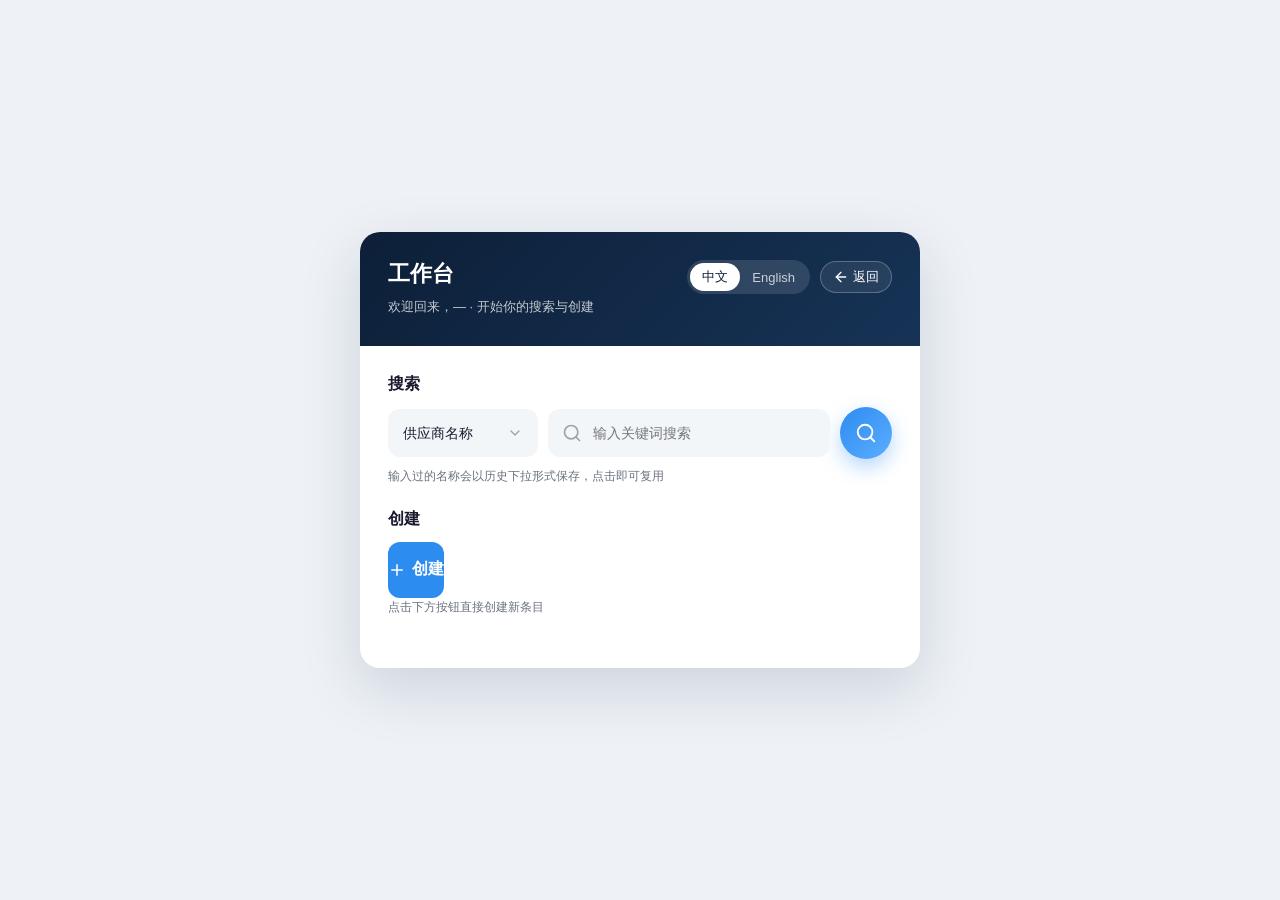
<file: search.html>
<!DOCTYPE html>
<html lang="zh">
  <head>
    <meta charset="UTF-8" />
    <meta name="viewport" content="width=device-width, initial-scale=1.0" />
    <title data-i18n="app_name">登录审计系统</title>
    <style>
:root {
  --bg: #eef2f7;
  --card-bg: #ffffff;
  --header-bg: #0d1f38;
  --header-bg-2: #163356;
  --accent: #2d8cf0;
  --accent-hover: #1a6fc4;
  --text-dark: #1a1a2e;
  --text-muted: #6b7280;
  --text-light: #9ca3af;
  --input-bg: #f3f6f9;
  --border: #e5e7eb;
  --danger: #ef4444;
  --radius: 20px;
}

* {
  box-sizing: border-box;
  margin: 0;
  padding: 0;
}

html,
body {
  height: 100%;
}

body {
  font-family: -apple-system, BlinkMacSystemFont, 'Segoe UI', 'PingFang SC',
    'Microsoft YaHei', Roboto, Helvetica, Arial, sans-serif;
  background: var(--bg);
  min-height: 100vh;
  display: flex;
  align-items: center;
  justify-content: center;
  padding: 20px;
  color: var(--text-dark);
}

.card {
  width: 100%;
  max-width: 460px;
  background: var(--card-bg);
  border-radius: var(--radius);
  box-shadow: 0 20px 60px rgba(13, 31, 56, 0.15);
  overflow: hidden;
}

.card.wide {
  max-width: 560px;
}

/* ---------- 头部 ---------- */
.card-header {
  background: linear-gradient(135deg, var(--header-bg) 0%, var(--header-bg-2) 100%);
  color: #fff;
  padding: 28px;
  position: relative;
}

.header-top {
  display: flex;
  justify-content: space-between;
  align-items: flex-start;
  gap: 16px;
}

.header-titles {
  flex: 1;
}

.header-titles h1 {
  font-size: 22px;
  font-weight: 600;
  line-height: 1.3;
}

.header-titles p {
  font-size: 13px;
  color: rgba(255, 255, 255, 0.75);
  margin-top: 8px;
  line-height: 1.6;
}

.header-actions {
  display: flex;
  align-items: center;
  gap: 10px;
  flex-shrink: 0;
}

.lang-switch {
  display: flex;
  background: rgba(255, 255, 255, 0.12);
  border-radius: 999px;
  padding: 3px;
}

.lang-opt {
  border: none;
  background: transparent;
  color: rgba(255, 255, 255, 0.75);
  padding: 5px 12px;
  border-radius: 999px;
  font-size: 13px;
  cursor: pointer;
  transition: 0.2s;
}

.lang-opt.active {
  background: #fff;
  color: var(--header-bg);
  font-weight: 500;
}

.back-btn {
  display: flex;
  align-items: center;
  gap: 4px;
  border: 1px solid rgba(255, 255, 255, 0.25);
  background: rgba(255, 255, 255, 0.08);
  color: #fff;
  padding: 6px 12px;
  border-radius: 999px;
  font-size: 13px;
  cursor: pointer;
  transition: 0.2s;
}

.back-btn:hover {
  background: rgba(255, 255, 255, 0.15);
}

.back-icon {
  width: 16px;
  height: 16px;
}

.header-btn {
  margin-top: 16px;
  border: none;
  background: var(--accent);
  color: #fff;
  padding: 10px 18px;
  border-radius: 10px;
  font-size: 14px;
  font-weight: 500;
  cursor: pointer;
  transition: 0.2s;
}

.header-btn:hover {
  background: var(--accent-hover);
}

/* ---------- 主体 ---------- */
.card-body {
  padding: 28px;
}

.body-title {
  font-size: 20px;
  font-weight: 600;
  color: var(--text-dark);
  margin-bottom: 6px;
}

.body-subtitle {
  font-size: 13px;
  color: var(--text-muted);
  margin-bottom: 24px;
}

.field {
  margin-bottom: 18px;
}

.field > label {
  display: block;
  font-size: 14px;
  font-weight: 500;
  color: var(--text-dark);
  margin-bottom: 8px;
}

.input-wrap {
  position: relative;
}

.input-icon,
.input-arrow,
.toggle-pwd {
  position: absolute;
  top: 50%;
  transform: translateY(-50%);
  color: var(--text-light);
}

.input-icon {
  left: 14px;
  width: 20px;
  height: 20px;
  pointer-events: none;
}

.input-arrow {
  right: 14px;
  width: 16px;
  height: 16px;
  pointer-events: none;
}

.toggle-pwd {
  right: 14px;
  width: 20px;
  height: 20px;
  background: transparent;
  border: none;
  cursor: pointer;
  padding: 0;
  color: var(--text-light);
  display: flex;
  align-items: center;
  justify-content: center;
}

.toggle-icon {
  width: 20px;
  height: 20px;
}

input[type='text'],
input[type='email'],
input[type='password'],
select {
  width: 100%;
  height: 48px;
  background: var(--input-bg);
  border: 1px solid transparent;
  border-radius: 12px;
  padding: 0 14px 0 44px;
  font-size: 14px;
  color: var(--text-dark);
  outline: none;
  transition: 0.2s;
}

input:focus,
select:focus {
  border-color: var(--accent);
  background: #fff;
}

select {
  appearance: none;
  padding-right: 32px;
  background-image: url("data:image/svg+xml,%3Csvg xmlns='http://www.w3.org/2000/svg' width='16' height='16' viewBox='0 0 24 24' fill='none' stroke='%239ca3af' stroke-width='2' stroke-linecap='round' stroke-linejoin='round'%3E%3Cpolyline points='6 9 12 15 18 9'/%3E%3C/svg%3E");
  background-repeat: no-repeat;
  background-position: right 14px center;
}

.input-with-arrow {
  padding-right: 40px;
}

.input-with-toggle {
  padding-right: 44px;
}

.row-between {
  display: flex;
  justify-content: space-between;
  align-items: center;
  margin-bottom: 24px;
}

.checkbox {
  display: flex;
  align-items: center;
  gap: 8px;
  font-size: 13px;
  color: var(--text-muted);
  cursor: pointer;
}

.checkbox input {
  width: 16px;
  height: 16px;
  accent-color: var(--accent);
}

.link {
  font-size: 13px;
  color: var(--accent);
  text-decoration: none;
}

.link:hover {
  text-decoration: underline;
}

.btn-row {
  display: flex;
  gap: 12px;
}

.btn {
  flex: 1;
  height: 48px;
  border: none;
  border-radius: 12px;
  font-size: 15px;
  font-weight: 600;
  cursor: pointer;
  transition: 0.2s;
  display: flex;
  align-items: center;
  justify-content: center;
}

.btn-primary {
  background: var(--accent);
  color: #fff;
}

.btn-primary:hover {
  background: var(--accent-hover);
}

.btn-ghost {
  background: #fff;
  color: var(--accent);
  border: 1px solid var(--accent);
}

.btn-ghost:hover {
  background: rgba(45, 140, 240, 0.06);
}

.btn-large {
  height: 56px;
  font-size: 16px;
}

.btn-icon {
  width: 18px;
  height: 18px;
  margin-right: 6px;
}

.field-error {
  color: var(--danger);
  font-size: 12px;
  margin-top: 6px;
  display: none;
}

.field-error.show {
  display: block;
}

.footer-hint {
  text-align: center;
  font-size: 12px;
  color: var(--text-muted);
  margin-top: 20px;
  line-height: 1.5;
}

/* ---------- 搜索页 ---------- */
.section-title {
  font-size: 16px;
  font-weight: 600;
  margin-bottom: 12px;
}

.search-row {
  display: flex;
  gap: 10px;
  align-items: center;
  margin-bottom: 8px;
}

.type-select {
  width: 150px;
  flex-shrink: 0;
  padding-left: 14px;
}

.search-input-wrap {
  flex: 1;
  position: relative;
}

.search-input {
  width: 100%;
  padding-left: 40px;
}

.search-circle {
  width: 52px;
  height: 52px;
  border-radius: 50%;
  border: none;
  background: linear-gradient(135deg, var(--accent), #5cadff);
  color: #fff;
  cursor: pointer;
  display: flex;
  align-items: center;
  justify-content: center;
  box-shadow: 0 8px 20px rgba(45, 140, 240, 0.35);
  transition: 0.2s;
  flex-shrink: 0;
}

.search-circle:hover {
  transform: scale(1.05);
}

.search-circle svg {
  width: 22px;
  height: 22px;
}

.hint {
  font-size: 12px;
  color: var(--text-muted);
  margin-bottom: 24px;
  line-height: 1.5;
}

.create-section {
  margin-top: 8px;
}

/* ---------- 响应式 ---------- */
@media (max-width: 480px) {
  .card {
    max-width: 100%;
  }
  .card-header {
    padding: 22px 20px;
  }
  .card-body {
    padding: 22px 20px;
  }
  .header-titles h1 {
    font-size: 18px;
  }
  .header-actions {
    gap: 8px;
  }
  .lang-opt {
    padding: 5px 10px;
    font-size: 12px;
  }
  .back-btn {
    padding: 5px 10px;
    font-size: 12px;
  }
  .search-row {
    flex-wrap: wrap;
  }
  .type-select {
    width: 100%;
  }
}

</style>
  </head>
  <body>
    <div class="card wide">
      <div class="card-header">
        <div class="header-top">
          <div class="header-titles">
            <h1 data-i18n="search_header_title">工作台</h1>
            <p data-i18n="search_header_subtitle">欢迎回来， · 开始你的搜索与创建</p>
          </div>
          <div class="header-actions">
            <div class="lang-switch" id="langSwitch">
              <button class="lang-opt" data-lang="zh" data-i18n="lang_zh">中文</button>
              <button class="lang-opt" data-lang="en" data-i18n="lang_en">English</button>
            </div>
            <button class="back-btn" id="backBtn">
              <svg class="back-icon" viewBox="0 0 24 24" fill="none" stroke="currentColor" stroke-width="2" stroke-linecap="round" stroke-linejoin="round">
                <line x1="19" y1="12" x2="5" y2="12" />
                <polyline points="12 19 5 12 12 5" />
              </svg>
              <span data-i18n="back">返回</span>
            </button>
          </div>
        </div>
      </div>

      <div class="card-body">
        <div class="section-title" data-i18n="search_title">搜索</div>
        <div class="search-row">
          <select id="searchType" class="type-select">
            <option value="supplier" data-i18n="type_supplier">供应商名称</option>
            <option value="bp" data-i18n="type_bp">业务伙伴 BP code</option>
            <option value="audit" data-i18n="type_audit">稽核表单编号 Audit form No.</option>
          </select>
          <div class="search-input-wrap">
            <svg class="input-icon" style="left: 14px" viewBox="0 0 24 24" fill="none" stroke="currentColor" stroke-width="2" stroke-linecap="round" stroke-linejoin="round">
              <circle cx="11" cy="11" r="8" />
              <line x1="21" y1="21" x2="16.65" y2="16.65" />
            </svg>
            <input id="searchInput" class="search-input" type="text" data-i18n-ph="ph_search" />
          </div>
          <button id="searchBtn" class="search-circle" type="button" data-i18n-title="search_btn_title" title="搜索">
            <svg viewBox="0 0 24 24" fill="none" stroke="currentColor" stroke-width="2" stroke-linecap="round" stroke-linejoin="round">
              <circle cx="11" cy="11" r="8" />
              <line x1="21" y1="21" x2="16.65" y2="16.65" />
            </svg>
          </button>
        </div>
        <div class="hint" data-i18n="search_hint">输入过的名称会以历史下拉形式保存，点击即可复用</div>

        <div class="create-section">
          <div class="section-title" data-i18n="create_title">创建</div>
          <button id="createBtn" class="btn btn-primary btn-large">
            <svg class="btn-icon" viewBox="0 0 24 24" fill="none" stroke="currentColor" stroke-width="2" stroke-linecap="round" stroke-linejoin="round">
              <line x1="12" y1="5" x2="12" y2="19" />
              <line x1="5" y1="12" x2="19" y2="12" />
            </svg>
            <span data-i18n="create_btn">创建</span>
          </button>
          <div class="hint" data-i18n="create_hint">点击下方按钮直接创建新条目</div>
        </div>
      </div>
    </div>

    <script>
/* public/js/i18n.js —— 全站共享国际化与工具 */
const I18N = {
  zh: {
    app_name: '登录审计系统',

    // 登录页头部
    login_header_title: '欢迎使用现场稽核评估',
    login_header_subtitle:
      '公告组件可在首页中心位置即时传达重要消息、更新或推广内容，为您提供无缝方式传递关键信息，如应用更新和其他时效性内容。',
    login_header_action: '配置公告组件',

    // 登录页主体
    body_login_title: '登录账号',
    body_login_subtitle: '请输入您的账号和密码继续',
    account: '账号',
    password: '密码',
    account_ph: '请输入账号',
    password_ph: '请输入密码',
    show_pwd: '显示密码',
    hide_pwd: '隐藏密码',
    account_history: '账号历史',
    history_empty: '暂无历史',
    save_password: '保存密码',
    forgot_password: '忘记密码？',
    login_btn: '登录',
    create_account_btn: '创建账号',
    back: '返回',
    cancel: '取消',

    // 搜索页
    search_header_title: '工作台',
    search_header_subtitle: '欢迎回来，{account} · 开始你的搜索与创建',
    search_title: '搜索',
    type_label: '选择类型',
    type_supplier: '供应商名称',
    type_bp: '业务伙伴 BP code',
    type_audit: '稽核表单编号 Audit form No.',
    ph_search: '输入关键词搜索',
    search_btn_title: '搜索',
    create_title: '创建',
    create_btn: '创建',
    search_hint: '输入过的名称会以历史下拉形式保存，点击即可复用',
    create_hint: '点击下方按钮直接创建新条目',

    // 创建页
    create_header_title: '创建',
    create_header_subtitle: '填写以下信息以新建条目',
    f_supplier: '供应商名称',
    f_bp: '业务伙伴',
    f_contact_name: '联系人姓名',
    f_contact_email: '联系人邮箱',
    f_commodity: '商品类型',
    f_audit: '稽核表单编号',
    ph_supplier: '如：上海精密制造有限公司',
    ph_bp: '如：BP-100245',
    ph_contact_name: '如：张伟',
    ph_contact_email: '如：contact@example.com',
    ph_commodity: '如：电子元器件',
    ph_audit: '如：AF-2026-0001',
    submit_btn: '创建',
    empty_history: '暂无历史记录',

    // 注册页
    register_header_title: '创建账号',
    register_header_subtitle: '填写以下信息注册新账号',
    body_register_title: '注册新账号',
    body_register_subtitle: '账号信息将保存在本设备',
    reg_title: '创建账号',
    reg_account: '账号',
    reg_email: '邮箱',
    reg_password: '密码',
    reg_confirm: '确认密码',
    reg_submit: '注册',
    reg_account_ph: '请输入账号（至少 3 个字符）',
    reg_email_ph: '请输入邮箱',
    reg_password_ph: '请输入密码（至少 6 位）',
    reg_confirm_ph: '请再次输入密码',
    footer_demo_hint: '演示站点：账号与密码仅保存在本地浏览器，不会上传服务器。',

    // 错误提示
    err_account_required: '账号不能为空',
    err_account_len: '账号至少 3 个字符',
    err_account_charset: '账号只能包含字母、数字、_ @ .',
    err_account_taken: '该账号已被注册',
    err_email: '邮箱格式不正确',
    err_password_len: '密码至少 6 位',
    err_password_match: '两次输入的密码不一致',

    // Toast
    toast_register_success: '注册成功！请登录',
    toast_login_account_required: '请输入账号',
    toast_login_password_required: '请输入密码',
    toast_login_wrong_password: '密码错误',
    toast_register_return: '已为你回填注册账号',
    toast_saved: '已保存',
    toast_search_demo: '搜索功能演示',

    lang_zh: '中文',
    lang_en: 'English',
  },
  en: {
    app_name: 'Login Audit System',

    login_header_title: 'Welcome to On-site Audit Evaluation',
    login_header_subtitle:
      'The announcement component can instantly deliver important messages, updates, or promotions from the center of the homepage.',
    login_header_action: 'Configure Announcements',

    body_login_title: 'Sign In to Your Account',
    body_login_subtitle: 'Enter your account and password to continue',
    account: 'Account',
    password: 'Password',
    account_ph: 'Enter your account',
    password_ph: 'Enter your password',
    show_pwd: 'Show password',
    hide_pwd: 'Hide password',
    account_history: 'Account history',
    history_empty: 'No history',
    save_password: 'Remember password',
    forgot_password: 'Forgot password?',
    login_btn: 'Sign In',
    create_account_btn: 'Create Account',
    back: 'Back',
    cancel: 'Cancel',

    search_header_title: 'Workbench',
    search_header_subtitle: 'Welcome back, {account} · start your search and create',
    search_title: 'Search',
    type_label: 'Select type',
    type_supplier: 'Supplier Name',
    type_bp: 'Business Partner BP code',
    type_audit: 'Audit Form No.',
    ph_search: 'Enter keywords to search',
    search_btn_title: 'Search',
    create_title: 'Create',
    create_btn: 'Create',
    search_hint: 'Entered names are saved as history dropdowns, click to reuse',
    create_hint: 'Click the button below to directly create a new entry',

    create_header_title: 'Create',
    create_header_subtitle: 'Fill in the information to create a new entry',
    f_supplier: 'Supplier Name',
    f_bp: 'BP code',
    f_contact_name: 'Contact Name',
    f_contact_email: 'Contact Email',
    f_commodity: 'Commodity Type',
    f_audit: 'Audit form No.',
    ph_supplier: 'e.g. Shanghai Precision Manufacturing Co.',
    ph_bp: 'e.g. BP-100245',
    ph_contact_name: 'e.g. Zhang Wei',
    ph_contact_email: 'e.g. contact@example.com',
    ph_commodity: 'e.g. Electronic Components',
    ph_audit: 'e.g. AF-2026-0001',
    submit_btn: 'Create',
    empty_history: 'No history yet',

    register_header_title: 'Create Account',
    register_header_subtitle: 'Fill in the information to register a new account',
    body_register_title: 'Register New Account',
    body_register_subtitle: 'Account information will be saved on this device',
    reg_title: 'Create Account',
    reg_account: 'Account',
    reg_email: 'Email',
    reg_password: 'Password',
    reg_confirm: 'Confirm Password',
    reg_submit: 'Register',
    reg_account_ph: 'Enter account (at least 3 characters)',
    reg_email_ph: 'Enter email',
    reg_password_ph: 'Enter password (at least 6 characters)',
    reg_confirm_ph: 'Re-enter password',
    footer_demo_hint:
      'Demo site: account and password are saved only in the local browser and will not be uploaded to the server.',

    err_account_required: 'Account is required',
    err_account_len: 'Account must be at least 3 characters',
    err_account_charset: 'Account can only contain letters, digits, _ @ .',
    err_account_taken: 'This account is already registered',
    err_email: 'Invalid email format',
    err_password_len: 'Password must be at least 6 characters',
    err_password_match: 'Passwords do not match',

    toast_register_success: 'Registered! Please sign in',
    toast_login_account_required: 'Please enter your account',
    toast_login_password_required: 'Please enter your password',
    toast_login_wrong_password: 'Wrong password',
    toast_register_return: 'Your registered account has been filled in',
    toast_saved: 'Saved',
    toast_search_demo: 'Search demo',

    lang_zh: '中文',
    lang_en: 'English',
  },
};

function getLang() {
  let lang = localStorage.getItem('lang');
  if (lang !== 'zh' && lang !== 'en') lang = 'zh';
  return lang;
}

function t(key, vars) {
  const lang = getLang();
  let str = (I18N[lang] && I18N[lang][key]) != null ? I18N[lang][key] : key;
  if (vars && typeof vars === 'object') {
    for (const k in vars) {
      str = str.replace(new RegExp('\\{' + k + '\\}', 'g'), vars[k]);
    }
  }
  return str;
}

function applyLang(lang) {
  if (lang !== 'zh' && lang !== 'en') lang = 'zh';
  localStorage.setItem('lang', lang);
  document.documentElement.setAttribute('data-lang', lang);

  document.querySelectorAll('[data-i18n]').forEach((el) => {
    const key = el.getAttribute('data-i18n');
    el.textContent = t(key);
  });
  document.querySelectorAll('[data-i18n-ph]').forEach((el) => {
    const key = el.getAttribute('data-i18n-ph');
    el.setAttribute('placeholder', t(key));
  });
  document.querySelectorAll('[data-i18n-title]').forEach((el) => {
    const key = el.getAttribute('data-i18n-title');
    el.setAttribute('title', t(key));
    if (el.hasAttribute('aria-label')) el.setAttribute('aria-label', t(key));
  });
  document.querySelectorAll('.lang-opt').forEach((btn) => {
    const active = btn.getAttribute('data-lang') === lang;
    btn.classList.toggle('active', active);
  });

  window.dispatchEvent(new CustomEvent('langchanged', { detail: { lang } }));
}

function initLang() {
  const sw = document.getElementById('langSwitch');
  if (sw) {
    sw.addEventListener('click', (e) => {
      const btn = e.target.closest('.lang-opt');
      if (!btn) return;
      applyLang(btn.getAttribute('data-lang'));
    });
  }
  applyLang(getLang());
}

/* ---------- 全局 Toast 助手 ---------- */
function toast(msg, ms) {
  ms = ms || 2400;
  let box = document.getElementById('toastBox');
  if (!box) {
    box = document.createElement('div');
    box.id = 'toastBox';
    box.style.cssText =
      'position:fixed;left:50%;bottom:32px;transform:translateX(-50%);z-index:9999;display:flex;flex-direction:column;gap:8px;align-items:center;pointer-events:none;';
    document.body.appendChild(box);
  }
  const el = document.createElement('div');
  el.textContent = msg;
  el.style.cssText =
    'background:rgba(20,24,38,.92);color:#fff;padding:10px 18px;border-radius:10px;font-size:14px;box-shadow:0 8px 24px rgba(0,0,0,.35);opacity:0;transform:translateY(8px);transition:.25s;';
  box.appendChild(el);
  requestAnimationFrame(() => {
    el.style.opacity = '1';
    el.style.transform = 'translateY(0)';
  });
  setTimeout(() => {
    el.style.opacity = '0';
    el.style.transform = 'translateY(8px)';
    setTimeout(() => el.remove(), 300);
  }, ms);
}

/* ---------- localStorage 历史助手 ---------- */
function getHistory(key) {
  try {
    return JSON.parse(localStorage.getItem(key) || '[]');
  } catch (e) {
    return [];
  }
}
function pushHistory(key, value) {
  if (!value) return;
  let arr = getHistory(key).filter((v) => v !== value);
  arr.unshift(value);
  if (arr.length > 10) arr = arr.slice(0, 10);
  localStorage.setItem(key, JSON.stringify(arr));
}
function getRegistered() {
  try {
    return JSON.parse(localStorage.getItem('registered_accounts') || '[]');
  } catch (e) {
    return [];
  }
}

/* 图标 SVG（供 JS 动态切换） */
const ICONS = {
  eye: '<svg class="toggle-icon" viewBox="0 0 24 24" fill="none" stroke="currentColor" stroke-width="2" stroke-linecap="round" stroke-linejoin="round"><path d="M1 12s4-8 11-8 11 8 11 8-4 8-11 8-11-8-11-8z"/><circle cx="12" cy="12" r="3"/></svg>',
  eyeOff:
    '<svg class="toggle-icon" viewBox="0 0 24 24" fill="none" stroke="currentColor" stroke-width="2" stroke-linecap="round" stroke-linejoin="round"><path d="M17.94 17.94A10.07 10.07 0 0 1 12 20c-7 0-11-8-11-8a18.45 18.45 0 0 1 5.06-5.94M9.9 4.24A9.93 9.93 0 0 1 12 4c7 0 11 8 11 8a18.5 18.5 0 0 1-2.16 3.19m-6.72-1.07a3 3 0 1 1-4.24-4.24"/><line x1="1" y1="1" x2="23" y2="23"/></svg>',
};

/* 暴露到全局 */
window.I18N = I18N;
window.getLang = getLang;
window.t = t;
window.applyLang = applyLang;
window.initLang = initLang;
window.toast = toast;
window.getHistory = getHistory;
window.pushHistory = pushHistory;
window.getRegistered = getRegistered;
window.ICONS = ICONS;

if (document.readyState === 'loading') {
  document.addEventListener('DOMContentLoaded', initLang);
} else {
  initLang();
}

</script>
    <script>
/* public/js/search.js —— 搜索页逻辑 */
(function () {
  const $ = (id) => document.getElementById(id);

  const params = new URLSearchParams(location.search);
  let account = params.get('account') || getHistory('login_history')[0] || '';

  const subtitleEl = document.querySelector('[data-i18n="search_header_subtitle"]');
  function renderWelcome() {
    if (subtitleEl) subtitleEl.textContent = t('search_header_subtitle', { account: account || '—' });
  }
  renderWelcome();

  // 返回
  $('backBtn').addEventListener('click', () => {
    location.href = 'index.html';
  });

  // 搜索
  $('searchBtn').addEventListener('click', () => {
    const q = $('searchInput').value.trim();
    const type = $('searchType').value;
    toast(t('toast_search_demo') + (q ? '：' + q : '') + ' · ' + type);
  });

  // 创建
  $('createBtn').addEventListener('click', () => {
    location.href = 'create.html';
  });

  // 语言切换后刷新欢迎词
  window.addEventListener('langchanged', () => {
    renderWelcome();
  });
})();

</script>
  </body>
</html>
</file>
